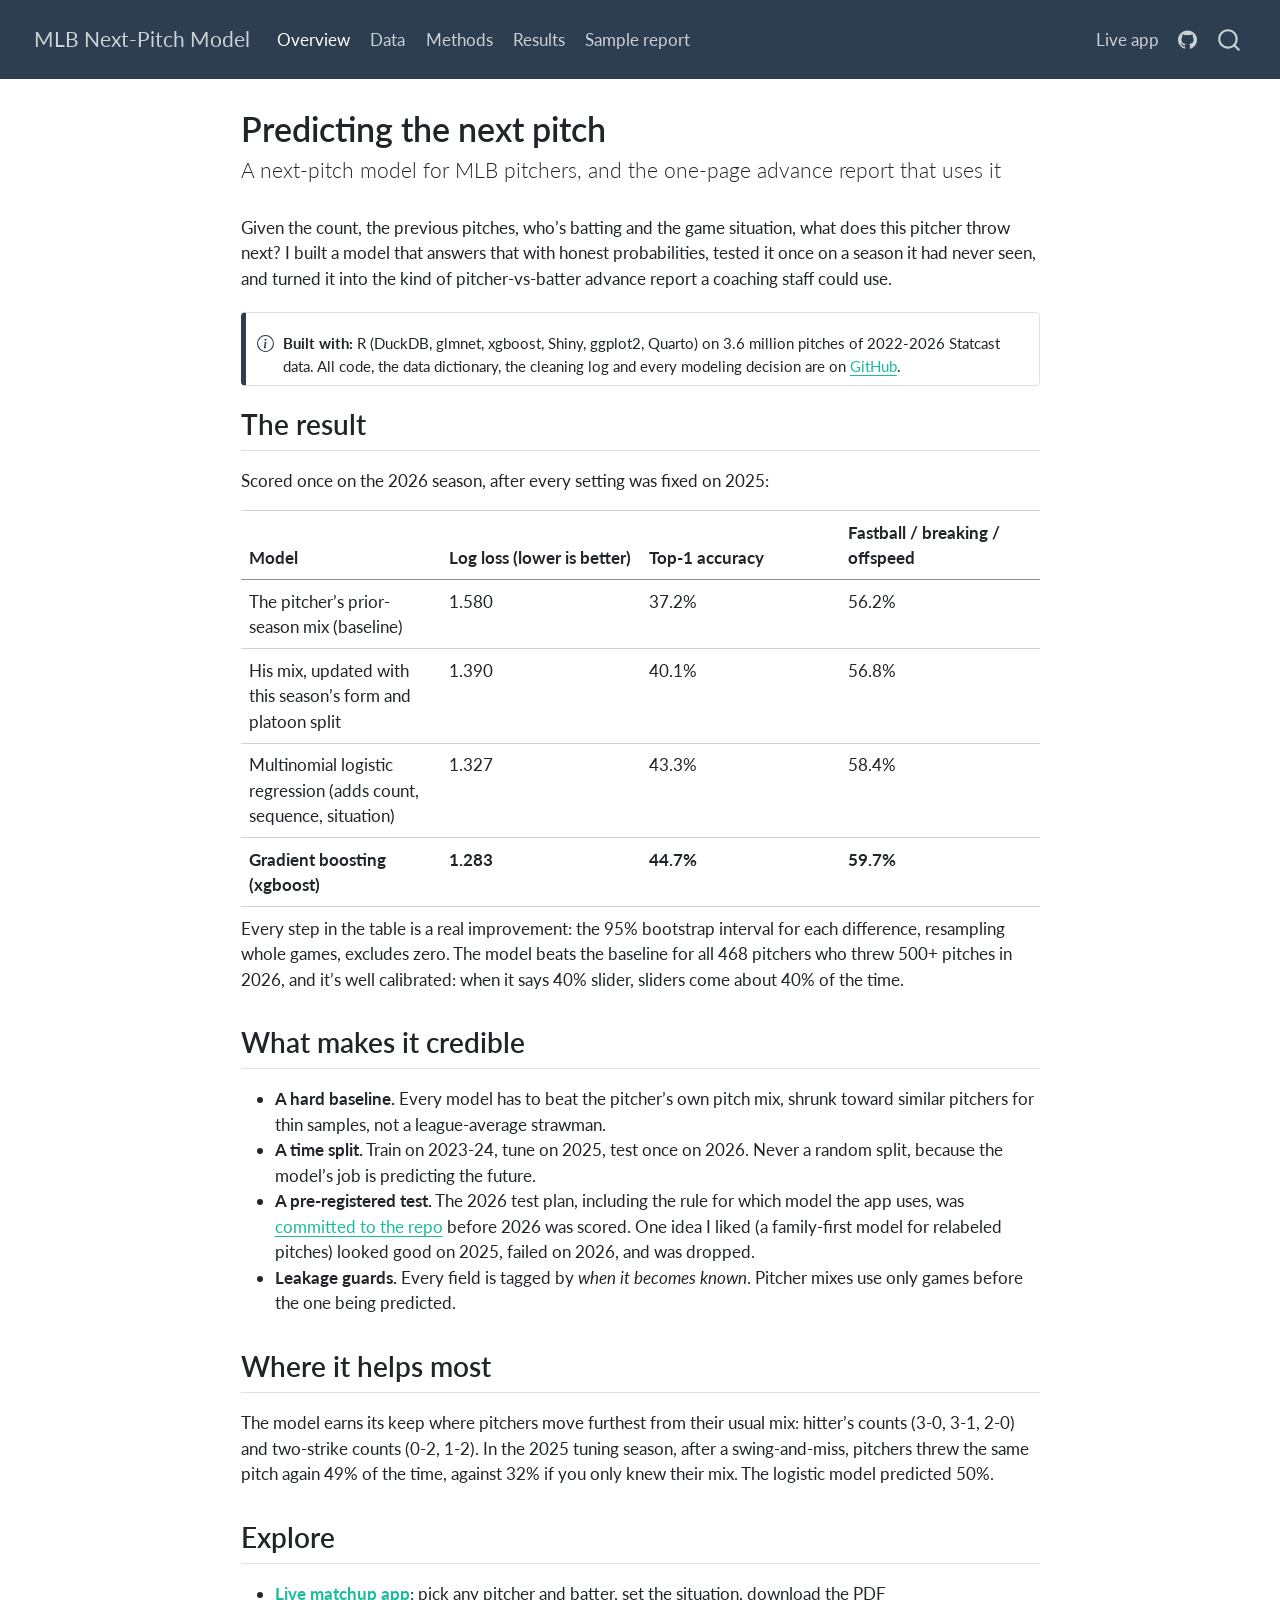
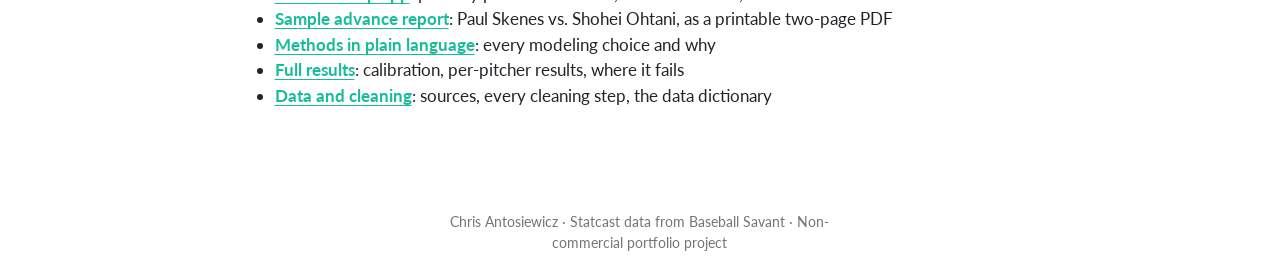
<file: index.html>
<!DOCTYPE html>
<html xmlns="http://www.w3.org/1999/xhtml" lang="en" xml:lang="en"><head>

<meta charset="utf-8">
<meta name="generator" content="quarto-1.8.25">

<meta name="viewport" content="width=device-width, initial-scale=1.0, user-scalable=yes">


<title>Predicting the next pitch – MLB Next-Pitch Model</title>
<style>
code{white-space: pre-wrap;}
span.smallcaps{font-variant: small-caps;}
div.columns{display: flex; gap: min(4vw, 1.5em);}
div.column{flex: auto; overflow-x: auto;}
div.hanging-indent{margin-left: 1.5em; text-indent: -1.5em;}
ul.task-list{list-style: none;}
ul.task-list li input[type="checkbox"] {
  width: 0.8em;
  margin: 0 0.8em 0.2em -1em; /* quarto-specific, see https://github.com/quarto-dev/quarto-cli/issues/4556 */ 
  vertical-align: middle;
}
</style>


<script src="site_libs/quarto-nav/quarto-nav.js"></script>
<script src="site_libs/quarto-nav/headroom.min.js"></script>
<script src="site_libs/clipboard/clipboard.min.js"></script>
<script src="site_libs/quarto-search/autocomplete.umd.js"></script>
<script src="site_libs/quarto-search/fuse.min.js"></script>
<script src="site_libs/quarto-search/quarto-search.js"></script>
<meta name="quarto:offset" content="./">
<script src="site_libs/quarto-html/quarto.js" type="module"></script>
<script src="site_libs/quarto-html/tabsets/tabsets.js" type="module"></script>
<script src="site_libs/quarto-html/axe/axe-check.js" type="module"></script>
<script src="site_libs/quarto-html/popper.min.js"></script>
<script src="site_libs/quarto-html/tippy.umd.min.js"></script>
<script src="site_libs/quarto-html/anchor.min.js"></script>
<link href="site_libs/quarto-html/tippy.css" rel="stylesheet">
<link href="site_libs/quarto-html/quarto-syntax-highlighting-7b89279ff1a6dce999919e0e67d4d9ec.css" rel="stylesheet" id="quarto-text-highlighting-styles">
<script src="site_libs/bootstrap/bootstrap.min.js"></script>
<link href="site_libs/bootstrap/bootstrap-icons.css" rel="stylesheet">
<link href="site_libs/bootstrap/bootstrap-ffa9a6279353761231ec249df0a7fdd3.min.css" rel="stylesheet" append-hash="true" id="quarto-bootstrap" data-mode="light">
<script id="quarto-search-options" type="application/json">{
  "location": "navbar",
  "copy-button": false,
  "collapse-after": 3,
  "panel-placement": "end",
  "type": "overlay",
  "limit": 50,
  "keyboard-shortcut": [
    "f",
    "/",
    "s"
  ],
  "show-item-context": false,
  "language": {
    "search-no-results-text": "No results",
    "search-matching-documents-text": "matching documents",
    "search-copy-link-title": "Copy link to search",
    "search-hide-matches-text": "Hide additional matches",
    "search-more-match-text": "more match in this document",
    "search-more-matches-text": "more matches in this document",
    "search-clear-button-title": "Clear",
    "search-text-placeholder": "",
    "search-detached-cancel-button-title": "Cancel",
    "search-submit-button-title": "Submit",
    "search-label": "Search"
  }
}</script>
<style>html{ scroll-behavior: smooth; }</style>


</head>

<body class="nav-fixed fullcontent quarto-light">

<div id="quarto-search-results"></div>
  <header id="quarto-header" class="headroom fixed-top">
    <nav class="navbar navbar-expand-lg " data-bs-theme="dark">
      <div class="navbar-container container-fluid">
      <div class="navbar-brand-container mx-auto">
    <a href="./index.html" class="navbar-brand navbar-brand-logo">
    </a>
    <a class="navbar-brand" href="./index.html">
    <span class="navbar-title">MLB Next-Pitch Model</span>
    </a>
  </div>
            <div id="quarto-search" class="" title="Search"></div>
          <button class="navbar-toggler" type="button" data-bs-toggle="collapse" data-bs-target="#navbarCollapse" aria-controls="navbarCollapse" role="menu" aria-expanded="false" aria-label="Toggle navigation" onclick="if (window.quartoToggleHeadroom) { window.quartoToggleHeadroom(); }">
  <span class="navbar-toggler-icon"></span>
</button>
          <div class="collapse navbar-collapse" id="navbarCollapse">
            <ul class="navbar-nav navbar-nav-scroll me-auto">
  <li class="nav-item">
    <a class="nav-link active" href="./index.html" aria-current="page"> 
<span class="menu-text">Overview</span></a>
  </li>  
  <li class="nav-item">
    <a class="nav-link" href="./data.html"> 
<span class="menu-text">Data</span></a>
  </li>  
  <li class="nav-item">
    <a class="nav-link" href="./methods.html"> 
<span class="menu-text">Methods</span></a>
  </li>  
  <li class="nav-item">
    <a class="nav-link" href="./results.html"> 
<span class="menu-text">Results</span></a>
  </li>  
  <li class="nav-item">
    <a class="nav-link" href="./report.html"> 
<span class="menu-text">Sample report</span></a>
  </li>  
</ul>
            <ul class="navbar-nav navbar-nav-scroll ms-auto">
  <li class="nav-item">
    <a class="nav-link" href="https://chrisantosiewicz.shinyapps.io/mlb-matchup-report/"> 
<span class="menu-text">Live app</span></a>
  </li>  
  <li class="nav-item compact">
    <a class="nav-link" href="https://github.com/chrisantosiewicz/mlb-pitch-prediction"> <i class="bi bi-github" role="img" aria-label="GitHub">
</i> 
<span class="menu-text"></span></a>
  </li>  
</ul>
          </div> <!-- /navcollapse -->
            <div class="quarto-navbar-tools">
</div>
      </div> <!-- /container-fluid -->
    </nav>
</header>
<!-- content -->
<div id="quarto-content" class="quarto-container page-columns page-rows-contents page-layout-article page-navbar">
<!-- sidebar -->
<!-- margin-sidebar -->
    
<!-- main -->
<main class="content" id="quarto-document-content">

<header id="title-block-header" class="quarto-title-block default">
<div class="quarto-title">
<h1 class="title">Predicting the next pitch</h1>
<p class="subtitle lead">A next-pitch model for MLB pitchers, and the one-page advance report that uses it</p>
</div>



<div class="quarto-title-meta">

    
  
    
  </div>
  


</header>


<p>Given the count, the previous pitches, who’s batting and the game situation, what does this pitcher throw next? I built a model that answers that with honest probabilities, tested it once on a season it had never seen, and turned it into the kind of pitcher-vs-batter advance report a coaching staff could use.</p>
<div class="callout callout-style-simple callout-note">
<div class="callout-body d-flex">
<div class="callout-icon-container">
<i class="callout-icon"></i>
</div>
<div class="callout-body-container">
<p><strong>Built with:</strong> R (DuckDB, glmnet, xgboost, Shiny, ggplot2, Quarto) on 3.6 million pitches of 2022-2026 Statcast data. All code, the data dictionary, the cleaning log and every modeling decision are on <a href="https://github.com/chrisantosiewicz/mlb-pitch-prediction">GitHub</a>.</p>
</div>
</div>
</div>
<section id="the-result" class="level2">
<h2 class="anchored" data-anchor-id="the-result">The result</h2>
<p>Scored once on the 2026 season, after every setting was fixed on 2025:</p>
<table class="caption-top table">
<colgroup>
<col style="width: 25%">
<col style="width: 25%">
<col style="width: 25%">
<col style="width: 25%">
</colgroup>
<thead>
<tr class="header">
<th>Model</th>
<th>Log loss (lower is better)</th>
<th>Top-1 accuracy</th>
<th>Fastball / breaking / offspeed</th>
</tr>
</thead>
<tbody>
<tr class="odd">
<td>The pitcher’s prior-season mix (baseline)</td>
<td>1.580</td>
<td>37.2%</td>
<td>56.2%</td>
</tr>
<tr class="even">
<td>His mix, updated with this season’s form and platoon split</td>
<td>1.390</td>
<td>40.1%</td>
<td>56.8%</td>
</tr>
<tr class="odd">
<td>Multinomial logistic regression (adds count, sequence, situation)</td>
<td>1.327</td>
<td>43.3%</td>
<td>58.4%</td>
</tr>
<tr class="even">
<td><strong>Gradient boosting (xgboost)</strong></td>
<td><strong>1.283</strong></td>
<td><strong>44.7%</strong></td>
<td><strong>59.7%</strong></td>
</tr>
</tbody>
</table>
<p>Every step in the table is a real improvement: the 95% bootstrap interval for each difference, resampling whole games, excludes zero. The model beats the baseline for all 468 pitchers who threw 500+ pitches in 2026, and it’s well calibrated: when it says 40% slider, sliders come about 40% of the time.</p>
</section>
<section id="what-makes-it-credible" class="level2">
<h2 class="anchored" data-anchor-id="what-makes-it-credible">What makes it credible</h2>
<ul>
<li><strong>A hard baseline.</strong> Every model has to beat the pitcher’s own pitch mix, shrunk toward similar pitchers for thin samples, not a league-average strawman.</li>
<li><strong>A time split.</strong> Train on 2023-24, tune on 2025, test once on 2026. Never a random split, because the model’s job is predicting the future.</li>
<li><strong>A pre-registered test.</strong> The 2026 test plan, including the rule for which model the app uses, was <a href="https://github.com/chrisantosiewicz/mlb-pitch-prediction/blob/main/docs/preregistration.md">committed to the repo</a> before 2026 was scored. One idea I liked (a family-first model for relabeled pitches) looked good on 2025, failed on 2026, and was dropped.</li>
<li><strong>Leakage guards.</strong> Every field is tagged by <em>when it becomes known</em>. Pitcher mixes use only games before the one being predicted.</li>
</ul>
</section>
<section id="where-it-helps-most" class="level2">
<h2 class="anchored" data-anchor-id="where-it-helps-most">Where it helps most</h2>
<p>The model earns its keep where pitchers move furthest from their usual mix: hitter’s counts (3-0, 3-1, 2-0) and two-strike counts (0-2, 1-2). In the 2025 tuning season, after a swing-and-miss, pitchers threw the same pitch again 49% of the time, against 32% if you only knew their mix. The logistic model predicted 50%.</p>
</section>
<section id="explore" class="level2">
<h2 class="anchored" data-anchor-id="explore">Explore</h2>
<ul>
<li><a href="https://chrisantosiewicz.shinyapps.io/mlb-matchup-report/"><strong>Live matchup app</strong></a>: pick any pitcher and batter, set the situation, download the PDF</li>
<li><a href="./report.html"><strong>Sample advance report</strong></a>: Paul Skenes vs.&nbsp;Shohei Ohtani, as a printable two-page PDF</li>
<li><a href="./methods.html"><strong>Methods in plain language</strong></a>: every modeling choice and why</li>
<li><a href="./results.html"><strong>Full results</strong></a>: calibration, per-pitcher results, where it fails</li>
<li><a href="./data.html"><strong>Data and cleaning</strong></a>: sources, every cleaning step, the data dictionary</li>
</ul>


</section>

</main> <!-- /main -->
<script id="quarto-html-after-body" type="application/javascript">
  window.document.addEventListener("DOMContentLoaded", function (event) {
    const icon = "";
    const anchorJS = new window.AnchorJS();
    anchorJS.options = {
      placement: 'right',
      icon: icon
    };
    anchorJS.add('.anchored');
    const isCodeAnnotation = (el) => {
      for (const clz of el.classList) {
        if (clz.startsWith('code-annotation-')) {                     
          return true;
        }
      }
      return false;
    }
    const onCopySuccess = function(e) {
      // button target
      const button = e.trigger;
      // don't keep focus
      button.blur();
      // flash "checked"
      button.classList.add('code-copy-button-checked');
      var currentTitle = button.getAttribute("title");
      button.setAttribute("title", "Copied!");
      let tooltip;
      if (window.bootstrap) {
        button.setAttribute("data-bs-toggle", "tooltip");
        button.setAttribute("data-bs-placement", "left");
        button.setAttribute("data-bs-title", "Copied!");
        tooltip = new bootstrap.Tooltip(button, 
          { trigger: "manual", 
            customClass: "code-copy-button-tooltip",
            offset: [0, -8]});
        tooltip.show();    
      }
      setTimeout(function() {
        if (tooltip) {
          tooltip.hide();
          button.removeAttribute("data-bs-title");
          button.removeAttribute("data-bs-toggle");
          button.removeAttribute("data-bs-placement");
        }
        button.setAttribute("title", currentTitle);
        button.classList.remove('code-copy-button-checked');
      }, 1000);
      // clear code selection
      e.clearSelection();
    }
    const getTextToCopy = function(trigger) {
      const outerScaffold = trigger.parentElement.cloneNode(true);
      const codeEl = outerScaffold.querySelector('code');
      for (const childEl of codeEl.children) {
        if (isCodeAnnotation(childEl)) {
          childEl.remove();
        }
      }
      return codeEl.innerText;
    }
    const clipboard = new window.ClipboardJS('.code-copy-button:not([data-in-quarto-modal])', {
      text: getTextToCopy
    });
    clipboard.on('success', onCopySuccess);
    if (window.document.getElementById('quarto-embedded-source-code-modal')) {
      const clipboardModal = new window.ClipboardJS('.code-copy-button[data-in-quarto-modal]', {
        text: getTextToCopy,
        container: window.document.getElementById('quarto-embedded-source-code-modal')
      });
      clipboardModal.on('success', onCopySuccess);
    }
      var localhostRegex = new RegExp(/^(?:http|https):\/\/localhost\:?[0-9]*\//);
      var mailtoRegex = new RegExp(/^mailto:/);
        var filterRegex = new RegExp("https:\/\/chrisantosiewicz\.github\.io\/mlb-pitch-prediction\/");
      var isInternal = (href) => {
          return filterRegex.test(href) || localhostRegex.test(href) || mailtoRegex.test(href);
      }
      // Inspect non-navigation links and adorn them if external
     var links = window.document.querySelectorAll('a[href]:not(.nav-link):not(.navbar-brand):not(.toc-action):not(.sidebar-link):not(.sidebar-item-toggle):not(.pagination-link):not(.no-external):not([aria-hidden]):not(.dropdown-item):not(.quarto-navigation-tool):not(.about-link)');
      for (var i=0; i<links.length; i++) {
        const link = links[i];
        if (!isInternal(link.href)) {
          // undo the damage that might have been done by quarto-nav.js in the case of
          // links that we want to consider external
          if (link.dataset.originalHref !== undefined) {
            link.href = link.dataset.originalHref;
          }
        }
      }
    function tippyHover(el, contentFn, onTriggerFn, onUntriggerFn) {
      const config = {
        allowHTML: true,
        maxWidth: 500,
        delay: 100,
        arrow: false,
        appendTo: function(el) {
            return el.parentElement;
        },
        interactive: true,
        interactiveBorder: 10,
        theme: 'quarto',
        placement: 'bottom-start',
      };
      if (contentFn) {
        config.content = contentFn;
      }
      if (onTriggerFn) {
        config.onTrigger = onTriggerFn;
      }
      if (onUntriggerFn) {
        config.onUntrigger = onUntriggerFn;
      }
      window.tippy(el, config); 
    }
    const noterefs = window.document.querySelectorAll('a[role="doc-noteref"]');
    for (var i=0; i<noterefs.length; i++) {
      const ref = noterefs[i];
      tippyHover(ref, function() {
        // use id or data attribute instead here
        let href = ref.getAttribute('data-footnote-href') || ref.getAttribute('href');
        try { href = new URL(href).hash; } catch {}
        const id = href.replace(/^#\/?/, "");
        const note = window.document.getElementById(id);
        if (note) {
          return note.innerHTML;
        } else {
          return "";
        }
      });
    }
    const xrefs = window.document.querySelectorAll('a.quarto-xref');
    const processXRef = (id, note) => {
      // Strip column container classes
      const stripColumnClz = (el) => {
        el.classList.remove("page-full", "page-columns");
        if (el.children) {
          for (const child of el.children) {
            stripColumnClz(child);
          }
        }
      }
      stripColumnClz(note)
      if (id === null || id.startsWith('sec-')) {
        // Special case sections, only their first couple elements
        const container = document.createElement("div");
        if (note.children && note.children.length > 2) {
          container.appendChild(note.children[0].cloneNode(true));
          for (let i = 1; i < note.children.length; i++) {
            const child = note.children[i];
            if (child.tagName === "P" && child.innerText === "") {
              continue;
            } else {
              container.appendChild(child.cloneNode(true));
              break;
            }
          }
          if (window.Quarto?.typesetMath) {
            window.Quarto.typesetMath(container);
          }
          return container.innerHTML
        } else {
          if (window.Quarto?.typesetMath) {
            window.Quarto.typesetMath(note);
          }
          return note.innerHTML;
        }
      } else {
        // Remove any anchor links if they are present
        const anchorLink = note.querySelector('a.anchorjs-link');
        if (anchorLink) {
          anchorLink.remove();
        }
        if (window.Quarto?.typesetMath) {
          window.Quarto.typesetMath(note);
        }
        if (note.classList.contains("callout")) {
          return note.outerHTML;
        } else {
          return note.innerHTML;
        }
      }
    }
    for (var i=0; i<xrefs.length; i++) {
      const xref = xrefs[i];
      tippyHover(xref, undefined, function(instance) {
        instance.disable();
        let url = xref.getAttribute('href');
        let hash = undefined; 
        if (url.startsWith('#')) {
          hash = url;
        } else {
          try { hash = new URL(url).hash; } catch {}
        }
        if (hash) {
          const id = hash.replace(/^#\/?/, "");
          const note = window.document.getElementById(id);
          if (note !== null) {
            try {
              const html = processXRef(id, note.cloneNode(true));
              instance.setContent(html);
            } finally {
              instance.enable();
              instance.show();
            }
          } else {
            // See if we can fetch this
            fetch(url.split('#')[0])
            .then(res => res.text())
            .then(html => {
              const parser = new DOMParser();
              const htmlDoc = parser.parseFromString(html, "text/html");
              const note = htmlDoc.getElementById(id);
              if (note !== null) {
                const html = processXRef(id, note);
                instance.setContent(html);
              } 
            }).finally(() => {
              instance.enable();
              instance.show();
            });
          }
        } else {
          // See if we can fetch a full url (with no hash to target)
          // This is a special case and we should probably do some content thinning / targeting
          fetch(url)
          .then(res => res.text())
          .then(html => {
            const parser = new DOMParser();
            const htmlDoc = parser.parseFromString(html, "text/html");
            const note = htmlDoc.querySelector('main.content');
            if (note !== null) {
              // This should only happen for chapter cross references
              // (since there is no id in the URL)
              // remove the first header
              if (note.children.length > 0 && note.children[0].tagName === "HEADER") {
                note.children[0].remove();
              }
              const html = processXRef(null, note);
              instance.setContent(html);
            } 
          }).finally(() => {
            instance.enable();
            instance.show();
          });
        }
      }, function(instance) {
      });
    }
        let selectedAnnoteEl;
        const selectorForAnnotation = ( cell, annotation) => {
          let cellAttr = 'data-code-cell="' + cell + '"';
          let lineAttr = 'data-code-annotation="' +  annotation + '"';
          const selector = 'span[' + cellAttr + '][' + lineAttr + ']';
          return selector;
        }
        const selectCodeLines = (annoteEl) => {
          const doc = window.document;
          const targetCell = annoteEl.getAttribute("data-target-cell");
          const targetAnnotation = annoteEl.getAttribute("data-target-annotation");
          const annoteSpan = window.document.querySelector(selectorForAnnotation(targetCell, targetAnnotation));
          const lines = annoteSpan.getAttribute("data-code-lines").split(",");
          const lineIds = lines.map((line) => {
            return targetCell + "-" + line;
          })
          let top = null;
          let height = null;
          let parent = null;
          if (lineIds.length > 0) {
              //compute the position of the single el (top and bottom and make a div)
              const el = window.document.getElementById(lineIds[0]);
              top = el.offsetTop;
              height = el.offsetHeight;
              parent = el.parentElement.parentElement;
            if (lineIds.length > 1) {
              const lastEl = window.document.getElementById(lineIds[lineIds.length - 1]);
              const bottom = lastEl.offsetTop + lastEl.offsetHeight;
              height = bottom - top;
            }
            if (top !== null && height !== null && parent !== null) {
              // cook up a div (if necessary) and position it 
              let div = window.document.getElementById("code-annotation-line-highlight");
              if (div === null) {
                div = window.document.createElement("div");
                div.setAttribute("id", "code-annotation-line-highlight");
                div.style.position = 'absolute';
                parent.appendChild(div);
              }
              div.style.top = top - 2 + "px";
              div.style.height = height + 4 + "px";
              div.style.left = 0;
              let gutterDiv = window.document.getElementById("code-annotation-line-highlight-gutter");
              if (gutterDiv === null) {
                gutterDiv = window.document.createElement("div");
                gutterDiv.setAttribute("id", "code-annotation-line-highlight-gutter");
                gutterDiv.style.position = 'absolute';
                const codeCell = window.document.getElementById(targetCell);
                const gutter = codeCell.querySelector('.code-annotation-gutter');
                gutter.appendChild(gutterDiv);
              }
              gutterDiv.style.top = top - 2 + "px";
              gutterDiv.style.height = height + 4 + "px";
            }
            selectedAnnoteEl = annoteEl;
          }
        };
        const unselectCodeLines = () => {
          const elementsIds = ["code-annotation-line-highlight", "code-annotation-line-highlight-gutter"];
          elementsIds.forEach((elId) => {
            const div = window.document.getElementById(elId);
            if (div) {
              div.remove();
            }
          });
          selectedAnnoteEl = undefined;
        };
          // Handle positioning of the toggle
      window.addEventListener(
        "resize",
        throttle(() => {
          elRect = undefined;
          if (selectedAnnoteEl) {
            selectCodeLines(selectedAnnoteEl);
          }
        }, 10)
      );
      function throttle(fn, ms) {
      let throttle = false;
      let timer;
        return (...args) => {
          if(!throttle) { // first call gets through
              fn.apply(this, args);
              throttle = true;
          } else { // all the others get throttled
              if(timer) clearTimeout(timer); // cancel #2
              timer = setTimeout(() => {
                fn.apply(this, args);
                timer = throttle = false;
              }, ms);
          }
        };
      }
        // Attach click handler to the DT
        const annoteDls = window.document.querySelectorAll('dt[data-target-cell]');
        for (const annoteDlNode of annoteDls) {
          annoteDlNode.addEventListener('click', (event) => {
            const clickedEl = event.target;
            if (clickedEl !== selectedAnnoteEl) {
              unselectCodeLines();
              const activeEl = window.document.querySelector('dt[data-target-cell].code-annotation-active');
              if (activeEl) {
                activeEl.classList.remove('code-annotation-active');
              }
              selectCodeLines(clickedEl);
              clickedEl.classList.add('code-annotation-active');
            } else {
              // Unselect the line
              unselectCodeLines();
              clickedEl.classList.remove('code-annotation-active');
            }
          });
        }
    const findCites = (el) => {
      const parentEl = el.parentElement;
      if (parentEl) {
        const cites = parentEl.dataset.cites;
        if (cites) {
          return {
            el,
            cites: cites.split(' ')
          };
        } else {
          return findCites(el.parentElement)
        }
      } else {
        return undefined;
      }
    };
    var bibliorefs = window.document.querySelectorAll('a[role="doc-biblioref"]');
    for (var i=0; i<bibliorefs.length; i++) {
      const ref = bibliorefs[i];
      const citeInfo = findCites(ref);
      if (citeInfo) {
        tippyHover(citeInfo.el, function() {
          var popup = window.document.createElement('div');
          citeInfo.cites.forEach(function(cite) {
            var citeDiv = window.document.createElement('div');
            citeDiv.classList.add('hanging-indent');
            citeDiv.classList.add('csl-entry');
            var biblioDiv = window.document.getElementById('ref-' + cite);
            if (biblioDiv) {
              citeDiv.innerHTML = biblioDiv.innerHTML;
            }
            popup.appendChild(citeDiv);
          });
          return popup.innerHTML;
        });
      }
    }
  });
  </script>
</div> <!-- /content -->
<footer class="footer">
  <div class="nav-footer">
    <div class="nav-footer-left">
      &nbsp;
    </div>   
    <div class="nav-footer-center">
<p>Chris Antosiewicz · Statcast data from Baseball Savant · Non-commercial portfolio project</p>
</div>
    <div class="nav-footer-right">
      &nbsp;
    </div>
  </div>
</footer>




<script src="site_libs/quarto-html/zenscroll-min.js"></script>
</body></html>
</file>
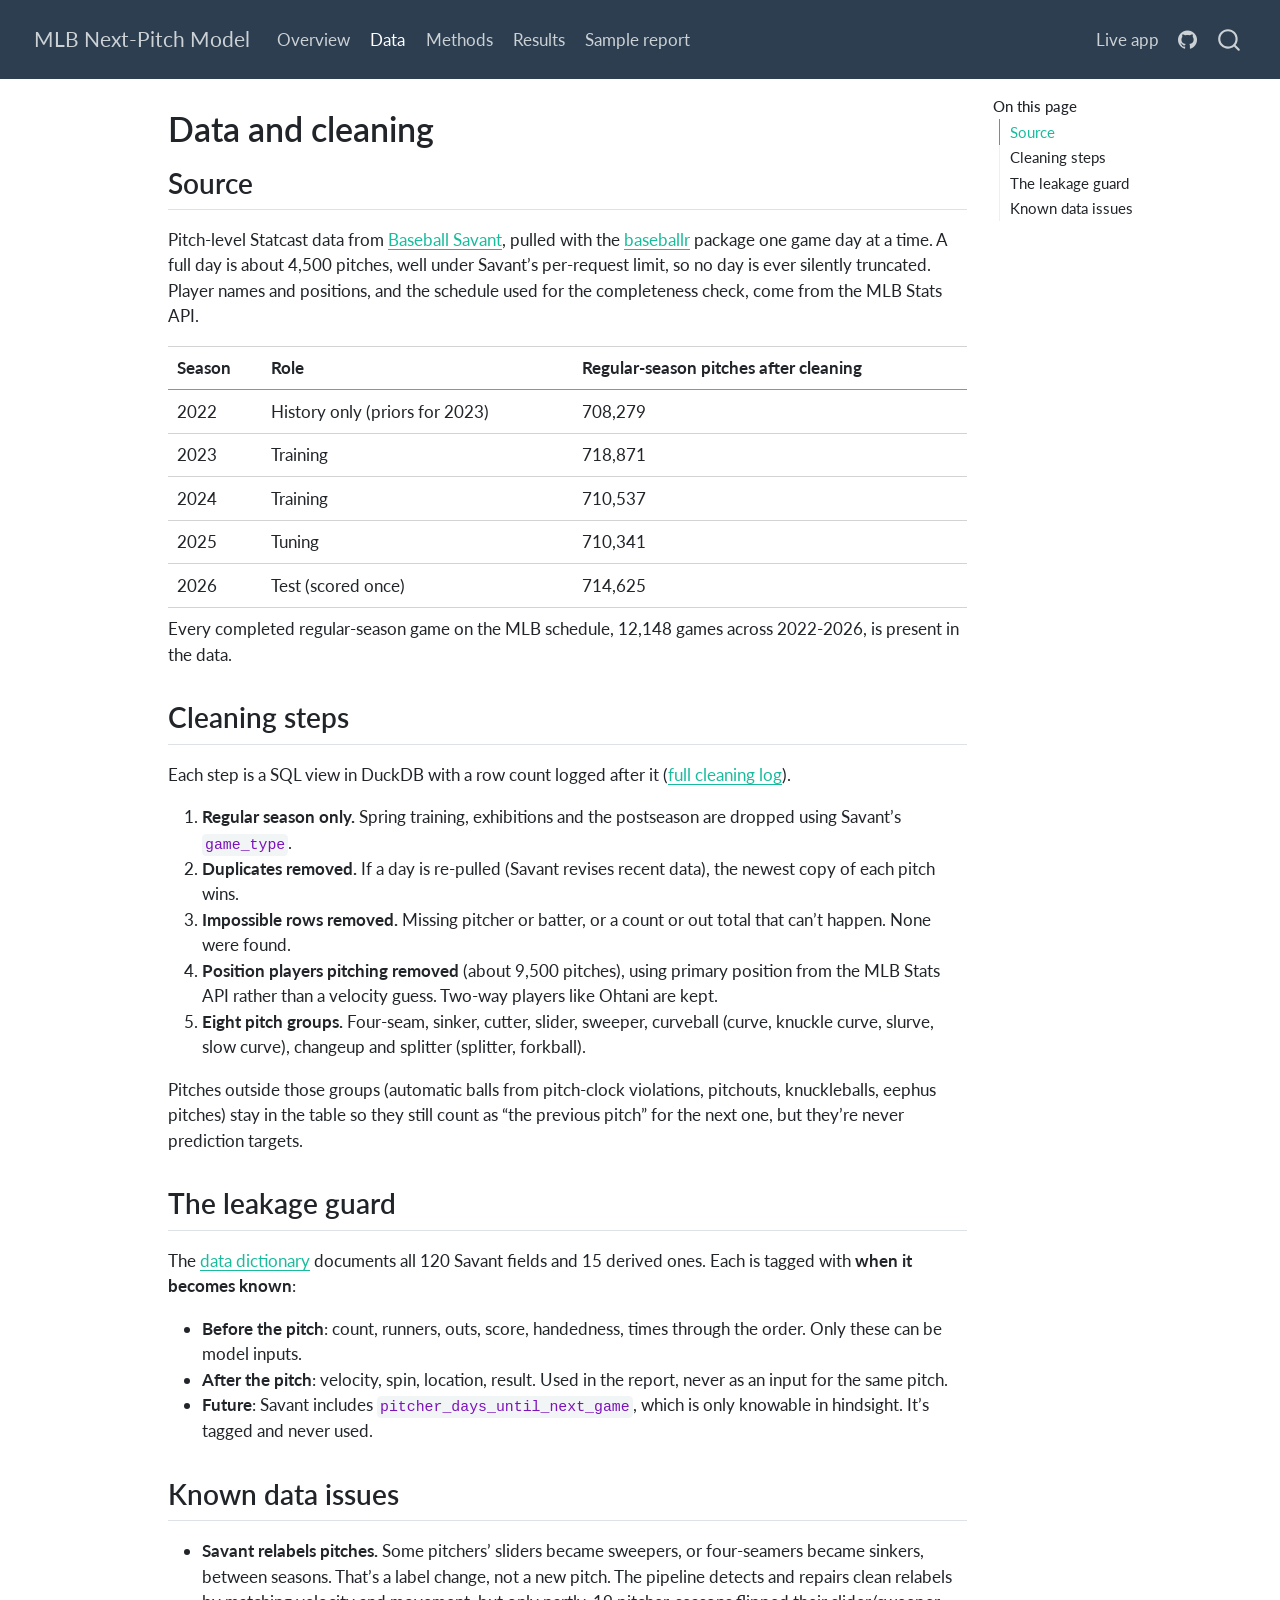
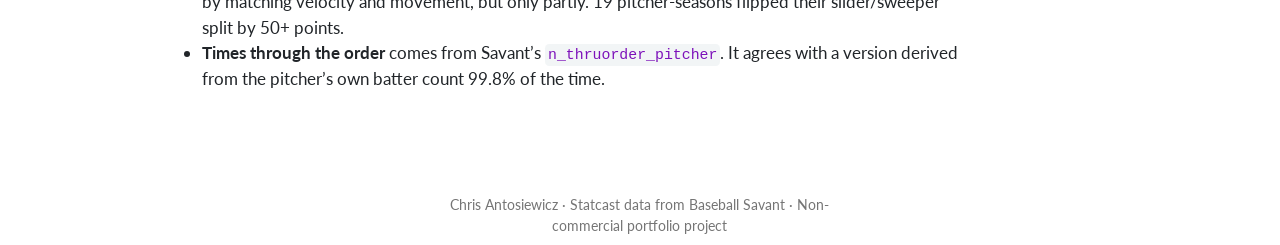
<file: data.html>
<!DOCTYPE html>
<html xmlns="http://www.w3.org/1999/xhtml" lang="en" xml:lang="en"><head>

<meta charset="utf-8">
<meta name="generator" content="quarto-1.8.25">

<meta name="viewport" content="width=device-width, initial-scale=1.0, user-scalable=yes">


<title>Data and cleaning – MLB Next-Pitch Model</title>
<style>
code{white-space: pre-wrap;}
span.smallcaps{font-variant: small-caps;}
div.columns{display: flex; gap: min(4vw, 1.5em);}
div.column{flex: auto; overflow-x: auto;}
div.hanging-indent{margin-left: 1.5em; text-indent: -1.5em;}
ul.task-list{list-style: none;}
ul.task-list li input[type="checkbox"] {
  width: 0.8em;
  margin: 0 0.8em 0.2em -1em; /* quarto-specific, see https://github.com/quarto-dev/quarto-cli/issues/4556 */ 
  vertical-align: middle;
}
</style>


<script src="site_libs/quarto-nav/quarto-nav.js"></script>
<script src="site_libs/quarto-nav/headroom.min.js"></script>
<script src="site_libs/clipboard/clipboard.min.js"></script>
<script src="site_libs/quarto-search/autocomplete.umd.js"></script>
<script src="site_libs/quarto-search/fuse.min.js"></script>
<script src="site_libs/quarto-search/quarto-search.js"></script>
<meta name="quarto:offset" content="./">
<script src="site_libs/quarto-html/quarto.js" type="module"></script>
<script src="site_libs/quarto-html/tabsets/tabsets.js" type="module"></script>
<script src="site_libs/quarto-html/axe/axe-check.js" type="module"></script>
<script src="site_libs/quarto-html/popper.min.js"></script>
<script src="site_libs/quarto-html/tippy.umd.min.js"></script>
<script src="site_libs/quarto-html/anchor.min.js"></script>
<link href="site_libs/quarto-html/tippy.css" rel="stylesheet">
<link href="site_libs/quarto-html/quarto-syntax-highlighting-7b89279ff1a6dce999919e0e67d4d9ec.css" rel="stylesheet" id="quarto-text-highlighting-styles">
<script src="site_libs/bootstrap/bootstrap.min.js"></script>
<link href="site_libs/bootstrap/bootstrap-icons.css" rel="stylesheet">
<link href="site_libs/bootstrap/bootstrap-ffa9a6279353761231ec249df0a7fdd3.min.css" rel="stylesheet" append-hash="true" id="quarto-bootstrap" data-mode="light">
<script id="quarto-search-options" type="application/json">{
  "location": "navbar",
  "copy-button": false,
  "collapse-after": 3,
  "panel-placement": "end",
  "type": "overlay",
  "limit": 50,
  "keyboard-shortcut": [
    "f",
    "/",
    "s"
  ],
  "show-item-context": false,
  "language": {
    "search-no-results-text": "No results",
    "search-matching-documents-text": "matching documents",
    "search-copy-link-title": "Copy link to search",
    "search-hide-matches-text": "Hide additional matches",
    "search-more-match-text": "more match in this document",
    "search-more-matches-text": "more matches in this document",
    "search-clear-button-title": "Clear",
    "search-text-placeholder": "",
    "search-detached-cancel-button-title": "Cancel",
    "search-submit-button-title": "Submit",
    "search-label": "Search"
  }
}</script>
<style>html{ scroll-behavior: smooth; }</style>


</head>

<body class="nav-fixed quarto-light">

<div id="quarto-search-results"></div>
  <header id="quarto-header" class="headroom fixed-top">
    <nav class="navbar navbar-expand-lg " data-bs-theme="dark">
      <div class="navbar-container container-fluid">
      <div class="navbar-brand-container mx-auto">
    <a href="./index.html" class="navbar-brand navbar-brand-logo">
    </a>
    <a class="navbar-brand" href="./index.html">
    <span class="navbar-title">MLB Next-Pitch Model</span>
    </a>
  </div>
            <div id="quarto-search" class="" title="Search"></div>
          <button class="navbar-toggler" type="button" data-bs-toggle="collapse" data-bs-target="#navbarCollapse" aria-controls="navbarCollapse" role="menu" aria-expanded="false" aria-label="Toggle navigation" onclick="if (window.quartoToggleHeadroom) { window.quartoToggleHeadroom(); }">
  <span class="navbar-toggler-icon"></span>
</button>
          <div class="collapse navbar-collapse" id="navbarCollapse">
            <ul class="navbar-nav navbar-nav-scroll me-auto">
  <li class="nav-item">
    <a class="nav-link" href="./index.html"> 
<span class="menu-text">Overview</span></a>
  </li>  
  <li class="nav-item">
    <a class="nav-link active" href="./data.html" aria-current="page"> 
<span class="menu-text">Data</span></a>
  </li>  
  <li class="nav-item">
    <a class="nav-link" href="./methods.html"> 
<span class="menu-text">Methods</span></a>
  </li>  
  <li class="nav-item">
    <a class="nav-link" href="./results.html"> 
<span class="menu-text">Results</span></a>
  </li>  
  <li class="nav-item">
    <a class="nav-link" href="./report.html"> 
<span class="menu-text">Sample report</span></a>
  </li>  
</ul>
            <ul class="navbar-nav navbar-nav-scroll ms-auto">
  <li class="nav-item">
    <a class="nav-link" href="https://chrisantosiewicz.shinyapps.io/mlb-matchup-report/"> 
<span class="menu-text">Live app</span></a>
  </li>  
  <li class="nav-item compact">
    <a class="nav-link" href="https://github.com/chrisantosiewicz/mlb-pitch-prediction"> <i class="bi bi-github" role="img" aria-label="GitHub">
</i> 
<span class="menu-text"></span></a>
  </li>  
</ul>
          </div> <!-- /navcollapse -->
            <div class="quarto-navbar-tools">
</div>
      </div> <!-- /container-fluid -->
    </nav>
</header>
<!-- content -->
<div id="quarto-content" class="quarto-container page-columns page-rows-contents page-layout-article page-navbar">
<!-- sidebar -->
<!-- margin-sidebar -->
    <div id="quarto-margin-sidebar" class="sidebar margin-sidebar">
        <nav id="TOC" role="doc-toc" class="toc-active">
    <h2 id="toc-title">On this page</h2>
   
  <ul class="collapse">
  <li><a href="#source" id="toc-source" class="nav-link active" data-scroll-target="#source">Source</a></li>
  <li><a href="#cleaning-steps" id="toc-cleaning-steps" class="nav-link" data-scroll-target="#cleaning-steps">Cleaning steps</a></li>
  <li><a href="#the-leakage-guard" id="toc-the-leakage-guard" class="nav-link" data-scroll-target="#the-leakage-guard">The leakage guard</a></li>
  <li><a href="#known-data-issues" id="toc-known-data-issues" class="nav-link" data-scroll-target="#known-data-issues">Known data issues</a></li>
  </ul>
</nav>
    </div>
<!-- main -->
<main class="content" id="quarto-document-content">

<header id="title-block-header" class="quarto-title-block default">
<div class="quarto-title">
<h1 class="title">Data and cleaning</h1>
</div>



<div class="quarto-title-meta">

    
  
    
  </div>
  


</header>


<section id="source" class="level2">
<h2 class="anchored" data-anchor-id="source">Source</h2>
<p>Pitch-level Statcast data from <a href="https://baseballsavant.mlb.com">Baseball Savant</a>, pulled with the <a href="https://billpetti.github.io/baseballr/">baseballr</a> package one game day at a time. A full day is about 4,500 pitches, well under Savant’s per-request limit, so no day is ever silently truncated. Player names and positions, and the schedule used for the completeness check, come from the MLB Stats API.</p>
<table class="caption-top table">
<thead>
<tr class="header">
<th>Season</th>
<th>Role</th>
<th>Regular-season pitches after cleaning</th>
</tr>
</thead>
<tbody>
<tr class="odd">
<td>2022</td>
<td>History only (priors for 2023)</td>
<td>708,279</td>
</tr>
<tr class="even">
<td>2023</td>
<td>Training</td>
<td>718,871</td>
</tr>
<tr class="odd">
<td>2024</td>
<td>Training</td>
<td>710,537</td>
</tr>
<tr class="even">
<td>2025</td>
<td>Tuning</td>
<td>710,341</td>
</tr>
<tr class="odd">
<td>2026</td>
<td>Test (scored once)</td>
<td>714,625</td>
</tr>
</tbody>
</table>
<p>Every completed regular-season game on the MLB schedule, 12,148 games across 2022-2026, is present in the data.</p>
</section>
<section id="cleaning-steps" class="level2">
<h2 class="anchored" data-anchor-id="cleaning-steps">Cleaning steps</h2>
<p>Each step is a SQL view in DuckDB with a row count logged after it (<a href="https://github.com/chrisantosiewicz/mlb-pitch-prediction/blob/main/docs/cleaning_log.md">full cleaning log</a>).</p>
<ol type="1">
<li><strong>Regular season only.</strong> Spring training, exhibitions and the postseason are dropped using Savant’s <code>game_type</code>.</li>
<li><strong>Duplicates removed.</strong> If a day is re-pulled (Savant revises recent data), the newest copy of each pitch wins.</li>
<li><strong>Impossible rows removed.</strong> Missing pitcher or batter, or a count or out total that can’t happen. None were found.</li>
<li><strong>Position players pitching removed</strong> (about 9,500 pitches), using primary position from the MLB Stats API rather than a velocity guess. Two-way players like Ohtani are kept.</li>
<li><strong>Eight pitch groups.</strong> Four-seam, sinker, cutter, slider, sweeper, curveball (curve, knuckle curve, slurve, slow curve), changeup and splitter (splitter, forkball).</li>
</ol>
<p>Pitches outside those groups (automatic balls from pitch-clock violations, pitchouts, knuckleballs, eephus pitches) stay in the table so they still count as “the previous pitch” for the next one, but they’re never prediction targets.</p>
</section>
<section id="the-leakage-guard" class="level2">
<h2 class="anchored" data-anchor-id="the-leakage-guard">The leakage guard</h2>
<p>The <a href="https://github.com/chrisantosiewicz/mlb-pitch-prediction/blob/main/docs/data_dictionary.md">data dictionary</a> documents all 120 Savant fields and 15 derived ones. Each is tagged with <strong>when it becomes known</strong>:</p>
<ul>
<li><strong>Before the pitch</strong>: count, runners, outs, score, handedness, times through the order. Only these can be model inputs.</li>
<li><strong>After the pitch</strong>: velocity, spin, location, result. Used in the report, never as an input for the same pitch.</li>
<li><strong>Future</strong>: Savant includes <code>pitcher_days_until_next_game</code>, which is only knowable in hindsight. It’s tagged and never used.</li>
</ul>
</section>
<section id="known-data-issues" class="level2">
<h2 class="anchored" data-anchor-id="known-data-issues">Known data issues</h2>
<ul>
<li><strong>Savant relabels pitches.</strong> Some pitchers’ sliders became sweepers, or four-seamers became sinkers, between seasons. That’s a label change, not a new pitch. The pipeline detects and repairs clean relabels by matching velocity and movement, but only partly. 19 pitcher-seasons flipped their slider/sweeper split by 50+ points.</li>
<li><strong>Times through the order</strong> comes from Savant’s <code>n_thruorder_pitcher</code>. It agrees with a version derived from the pitcher’s own batter count 99.8% of the time.</li>
</ul>


</section>

</main> <!-- /main -->
<script id="quarto-html-after-body" type="application/javascript">
  window.document.addEventListener("DOMContentLoaded", function (event) {
    const icon = "";
    const anchorJS = new window.AnchorJS();
    anchorJS.options = {
      placement: 'right',
      icon: icon
    };
    anchorJS.add('.anchored');
    const isCodeAnnotation = (el) => {
      for (const clz of el.classList) {
        if (clz.startsWith('code-annotation-')) {                     
          return true;
        }
      }
      return false;
    }
    const onCopySuccess = function(e) {
      // button target
      const button = e.trigger;
      // don't keep focus
      button.blur();
      // flash "checked"
      button.classList.add('code-copy-button-checked');
      var currentTitle = button.getAttribute("title");
      button.setAttribute("title", "Copied!");
      let tooltip;
      if (window.bootstrap) {
        button.setAttribute("data-bs-toggle", "tooltip");
        button.setAttribute("data-bs-placement", "left");
        button.setAttribute("data-bs-title", "Copied!");
        tooltip = new bootstrap.Tooltip(button, 
          { trigger: "manual", 
            customClass: "code-copy-button-tooltip",
            offset: [0, -8]});
        tooltip.show();    
      }
      setTimeout(function() {
        if (tooltip) {
          tooltip.hide();
          button.removeAttribute("data-bs-title");
          button.removeAttribute("data-bs-toggle");
          button.removeAttribute("data-bs-placement");
        }
        button.setAttribute("title", currentTitle);
        button.classList.remove('code-copy-button-checked');
      }, 1000);
      // clear code selection
      e.clearSelection();
    }
    const getTextToCopy = function(trigger) {
      const outerScaffold = trigger.parentElement.cloneNode(true);
      const codeEl = outerScaffold.querySelector('code');
      for (const childEl of codeEl.children) {
        if (isCodeAnnotation(childEl)) {
          childEl.remove();
        }
      }
      return codeEl.innerText;
    }
    const clipboard = new window.ClipboardJS('.code-copy-button:not([data-in-quarto-modal])', {
      text: getTextToCopy
    });
    clipboard.on('success', onCopySuccess);
    if (window.document.getElementById('quarto-embedded-source-code-modal')) {
      const clipboardModal = new window.ClipboardJS('.code-copy-button[data-in-quarto-modal]', {
        text: getTextToCopy,
        container: window.document.getElementById('quarto-embedded-source-code-modal')
      });
      clipboardModal.on('success', onCopySuccess);
    }
      var localhostRegex = new RegExp(/^(?:http|https):\/\/localhost\:?[0-9]*\//);
      var mailtoRegex = new RegExp(/^mailto:/);
        var filterRegex = new RegExp("https:\/\/chrisantosiewicz\.github\.io\/mlb-pitch-prediction\/");
      var isInternal = (href) => {
          return filterRegex.test(href) || localhostRegex.test(href) || mailtoRegex.test(href);
      }
      // Inspect non-navigation links and adorn them if external
     var links = window.document.querySelectorAll('a[href]:not(.nav-link):not(.navbar-brand):not(.toc-action):not(.sidebar-link):not(.sidebar-item-toggle):not(.pagination-link):not(.no-external):not([aria-hidden]):not(.dropdown-item):not(.quarto-navigation-tool):not(.about-link)');
      for (var i=0; i<links.length; i++) {
        const link = links[i];
        if (!isInternal(link.href)) {
          // undo the damage that might have been done by quarto-nav.js in the case of
          // links that we want to consider external
          if (link.dataset.originalHref !== undefined) {
            link.href = link.dataset.originalHref;
          }
        }
      }
    function tippyHover(el, contentFn, onTriggerFn, onUntriggerFn) {
      const config = {
        allowHTML: true,
        maxWidth: 500,
        delay: 100,
        arrow: false,
        appendTo: function(el) {
            return el.parentElement;
        },
        interactive: true,
        interactiveBorder: 10,
        theme: 'quarto',
        placement: 'bottom-start',
      };
      if (contentFn) {
        config.content = contentFn;
      }
      if (onTriggerFn) {
        config.onTrigger = onTriggerFn;
      }
      if (onUntriggerFn) {
        config.onUntrigger = onUntriggerFn;
      }
      window.tippy(el, config); 
    }
    const noterefs = window.document.querySelectorAll('a[role="doc-noteref"]');
    for (var i=0; i<noterefs.length; i++) {
      const ref = noterefs[i];
      tippyHover(ref, function() {
        // use id or data attribute instead here
        let href = ref.getAttribute('data-footnote-href') || ref.getAttribute('href');
        try { href = new URL(href).hash; } catch {}
        const id = href.replace(/^#\/?/, "");
        const note = window.document.getElementById(id);
        if (note) {
          return note.innerHTML;
        } else {
          return "";
        }
      });
    }
    const xrefs = window.document.querySelectorAll('a.quarto-xref');
    const processXRef = (id, note) => {
      // Strip column container classes
      const stripColumnClz = (el) => {
        el.classList.remove("page-full", "page-columns");
        if (el.children) {
          for (const child of el.children) {
            stripColumnClz(child);
          }
        }
      }
      stripColumnClz(note)
      if (id === null || id.startsWith('sec-')) {
        // Special case sections, only their first couple elements
        const container = document.createElement("div");
        if (note.children && note.children.length > 2) {
          container.appendChild(note.children[0].cloneNode(true));
          for (let i = 1; i < note.children.length; i++) {
            const child = note.children[i];
            if (child.tagName === "P" && child.innerText === "") {
              continue;
            } else {
              container.appendChild(child.cloneNode(true));
              break;
            }
          }
          if (window.Quarto?.typesetMath) {
            window.Quarto.typesetMath(container);
          }
          return container.innerHTML
        } else {
          if (window.Quarto?.typesetMath) {
            window.Quarto.typesetMath(note);
          }
          return note.innerHTML;
        }
      } else {
        // Remove any anchor links if they are present
        const anchorLink = note.querySelector('a.anchorjs-link');
        if (anchorLink) {
          anchorLink.remove();
        }
        if (window.Quarto?.typesetMath) {
          window.Quarto.typesetMath(note);
        }
        if (note.classList.contains("callout")) {
          return note.outerHTML;
        } else {
          return note.innerHTML;
        }
      }
    }
    for (var i=0; i<xrefs.length; i++) {
      const xref = xrefs[i];
      tippyHover(xref, undefined, function(instance) {
        instance.disable();
        let url = xref.getAttribute('href');
        let hash = undefined; 
        if (url.startsWith('#')) {
          hash = url;
        } else {
          try { hash = new URL(url).hash; } catch {}
        }
        if (hash) {
          const id = hash.replace(/^#\/?/, "");
          const note = window.document.getElementById(id);
          if (note !== null) {
            try {
              const html = processXRef(id, note.cloneNode(true));
              instance.setContent(html);
            } finally {
              instance.enable();
              instance.show();
            }
          } else {
            // See if we can fetch this
            fetch(url.split('#')[0])
            .then(res => res.text())
            .then(html => {
              const parser = new DOMParser();
              const htmlDoc = parser.parseFromString(html, "text/html");
              const note = htmlDoc.getElementById(id);
              if (note !== null) {
                const html = processXRef(id, note);
                instance.setContent(html);
              } 
            }).finally(() => {
              instance.enable();
              instance.show();
            });
          }
        } else {
          // See if we can fetch a full url (with no hash to target)
          // This is a special case and we should probably do some content thinning / targeting
          fetch(url)
          .then(res => res.text())
          .then(html => {
            const parser = new DOMParser();
            const htmlDoc = parser.parseFromString(html, "text/html");
            const note = htmlDoc.querySelector('main.content');
            if (note !== null) {
              // This should only happen for chapter cross references
              // (since there is no id in the URL)
              // remove the first header
              if (note.children.length > 0 && note.children[0].tagName === "HEADER") {
                note.children[0].remove();
              }
              const html = processXRef(null, note);
              instance.setContent(html);
            } 
          }).finally(() => {
            instance.enable();
            instance.show();
          });
        }
      }, function(instance) {
      });
    }
        let selectedAnnoteEl;
        const selectorForAnnotation = ( cell, annotation) => {
          let cellAttr = 'data-code-cell="' + cell + '"';
          let lineAttr = 'data-code-annotation="' +  annotation + '"';
          const selector = 'span[' + cellAttr + '][' + lineAttr + ']';
          return selector;
        }
        const selectCodeLines = (annoteEl) => {
          const doc = window.document;
          const targetCell = annoteEl.getAttribute("data-target-cell");
          const targetAnnotation = annoteEl.getAttribute("data-target-annotation");
          const annoteSpan = window.document.querySelector(selectorForAnnotation(targetCell, targetAnnotation));
          const lines = annoteSpan.getAttribute("data-code-lines").split(",");
          const lineIds = lines.map((line) => {
            return targetCell + "-" + line;
          })
          let top = null;
          let height = null;
          let parent = null;
          if (lineIds.length > 0) {
              //compute the position of the single el (top and bottom and make a div)
              const el = window.document.getElementById(lineIds[0]);
              top = el.offsetTop;
              height = el.offsetHeight;
              parent = el.parentElement.parentElement;
            if (lineIds.length > 1) {
              const lastEl = window.document.getElementById(lineIds[lineIds.length - 1]);
              const bottom = lastEl.offsetTop + lastEl.offsetHeight;
              height = bottom - top;
            }
            if (top !== null && height !== null && parent !== null) {
              // cook up a div (if necessary) and position it 
              let div = window.document.getElementById("code-annotation-line-highlight");
              if (div === null) {
                div = window.document.createElement("div");
                div.setAttribute("id", "code-annotation-line-highlight");
                div.style.position = 'absolute';
                parent.appendChild(div);
              }
              div.style.top = top - 2 + "px";
              div.style.height = height + 4 + "px";
              div.style.left = 0;
              let gutterDiv = window.document.getElementById("code-annotation-line-highlight-gutter");
              if (gutterDiv === null) {
                gutterDiv = window.document.createElement("div");
                gutterDiv.setAttribute("id", "code-annotation-line-highlight-gutter");
                gutterDiv.style.position = 'absolute';
                const codeCell = window.document.getElementById(targetCell);
                const gutter = codeCell.querySelector('.code-annotation-gutter');
                gutter.appendChild(gutterDiv);
              }
              gutterDiv.style.top = top - 2 + "px";
              gutterDiv.style.height = height + 4 + "px";
            }
            selectedAnnoteEl = annoteEl;
          }
        };
        const unselectCodeLines = () => {
          const elementsIds = ["code-annotation-line-highlight", "code-annotation-line-highlight-gutter"];
          elementsIds.forEach((elId) => {
            const div = window.document.getElementById(elId);
            if (div) {
              div.remove();
            }
          });
          selectedAnnoteEl = undefined;
        };
          // Handle positioning of the toggle
      window.addEventListener(
        "resize",
        throttle(() => {
          elRect = undefined;
          if (selectedAnnoteEl) {
            selectCodeLines(selectedAnnoteEl);
          }
        }, 10)
      );
      function throttle(fn, ms) {
      let throttle = false;
      let timer;
        return (...args) => {
          if(!throttle) { // first call gets through
              fn.apply(this, args);
              throttle = true;
          } else { // all the others get throttled
              if(timer) clearTimeout(timer); // cancel #2
              timer = setTimeout(() => {
                fn.apply(this, args);
                timer = throttle = false;
              }, ms);
          }
        };
      }
        // Attach click handler to the DT
        const annoteDls = window.document.querySelectorAll('dt[data-target-cell]');
        for (const annoteDlNode of annoteDls) {
          annoteDlNode.addEventListener('click', (event) => {
            const clickedEl = event.target;
            if (clickedEl !== selectedAnnoteEl) {
              unselectCodeLines();
              const activeEl = window.document.querySelector('dt[data-target-cell].code-annotation-active');
              if (activeEl) {
                activeEl.classList.remove('code-annotation-active');
              }
              selectCodeLines(clickedEl);
              clickedEl.classList.add('code-annotation-active');
            } else {
              // Unselect the line
              unselectCodeLines();
              clickedEl.classList.remove('code-annotation-active');
            }
          });
        }
    const findCites = (el) => {
      const parentEl = el.parentElement;
      if (parentEl) {
        const cites = parentEl.dataset.cites;
        if (cites) {
          return {
            el,
            cites: cites.split(' ')
          };
        } else {
          return findCites(el.parentElement)
        }
      } else {
        return undefined;
      }
    };
    var bibliorefs = window.document.querySelectorAll('a[role="doc-biblioref"]');
    for (var i=0; i<bibliorefs.length; i++) {
      const ref = bibliorefs[i];
      const citeInfo = findCites(ref);
      if (citeInfo) {
        tippyHover(citeInfo.el, function() {
          var popup = window.document.createElement('div');
          citeInfo.cites.forEach(function(cite) {
            var citeDiv = window.document.createElement('div');
            citeDiv.classList.add('hanging-indent');
            citeDiv.classList.add('csl-entry');
            var biblioDiv = window.document.getElementById('ref-' + cite);
            if (biblioDiv) {
              citeDiv.innerHTML = biblioDiv.innerHTML;
            }
            popup.appendChild(citeDiv);
          });
          return popup.innerHTML;
        });
      }
    }
  });
  </script>
</div> <!-- /content -->
<footer class="footer">
  <div class="nav-footer">
    <div class="nav-footer-left">
      &nbsp;
    </div>   
    <div class="nav-footer-center">
<p>Chris Antosiewicz · Statcast data from Baseball Savant · Non-commercial portfolio project</p>
</div>
    <div class="nav-footer-right">
      &nbsp;
    </div>
  </div>
</footer>




<script src="site_libs/quarto-html/zenscroll-min.js"></script>
</body></html>
</file>
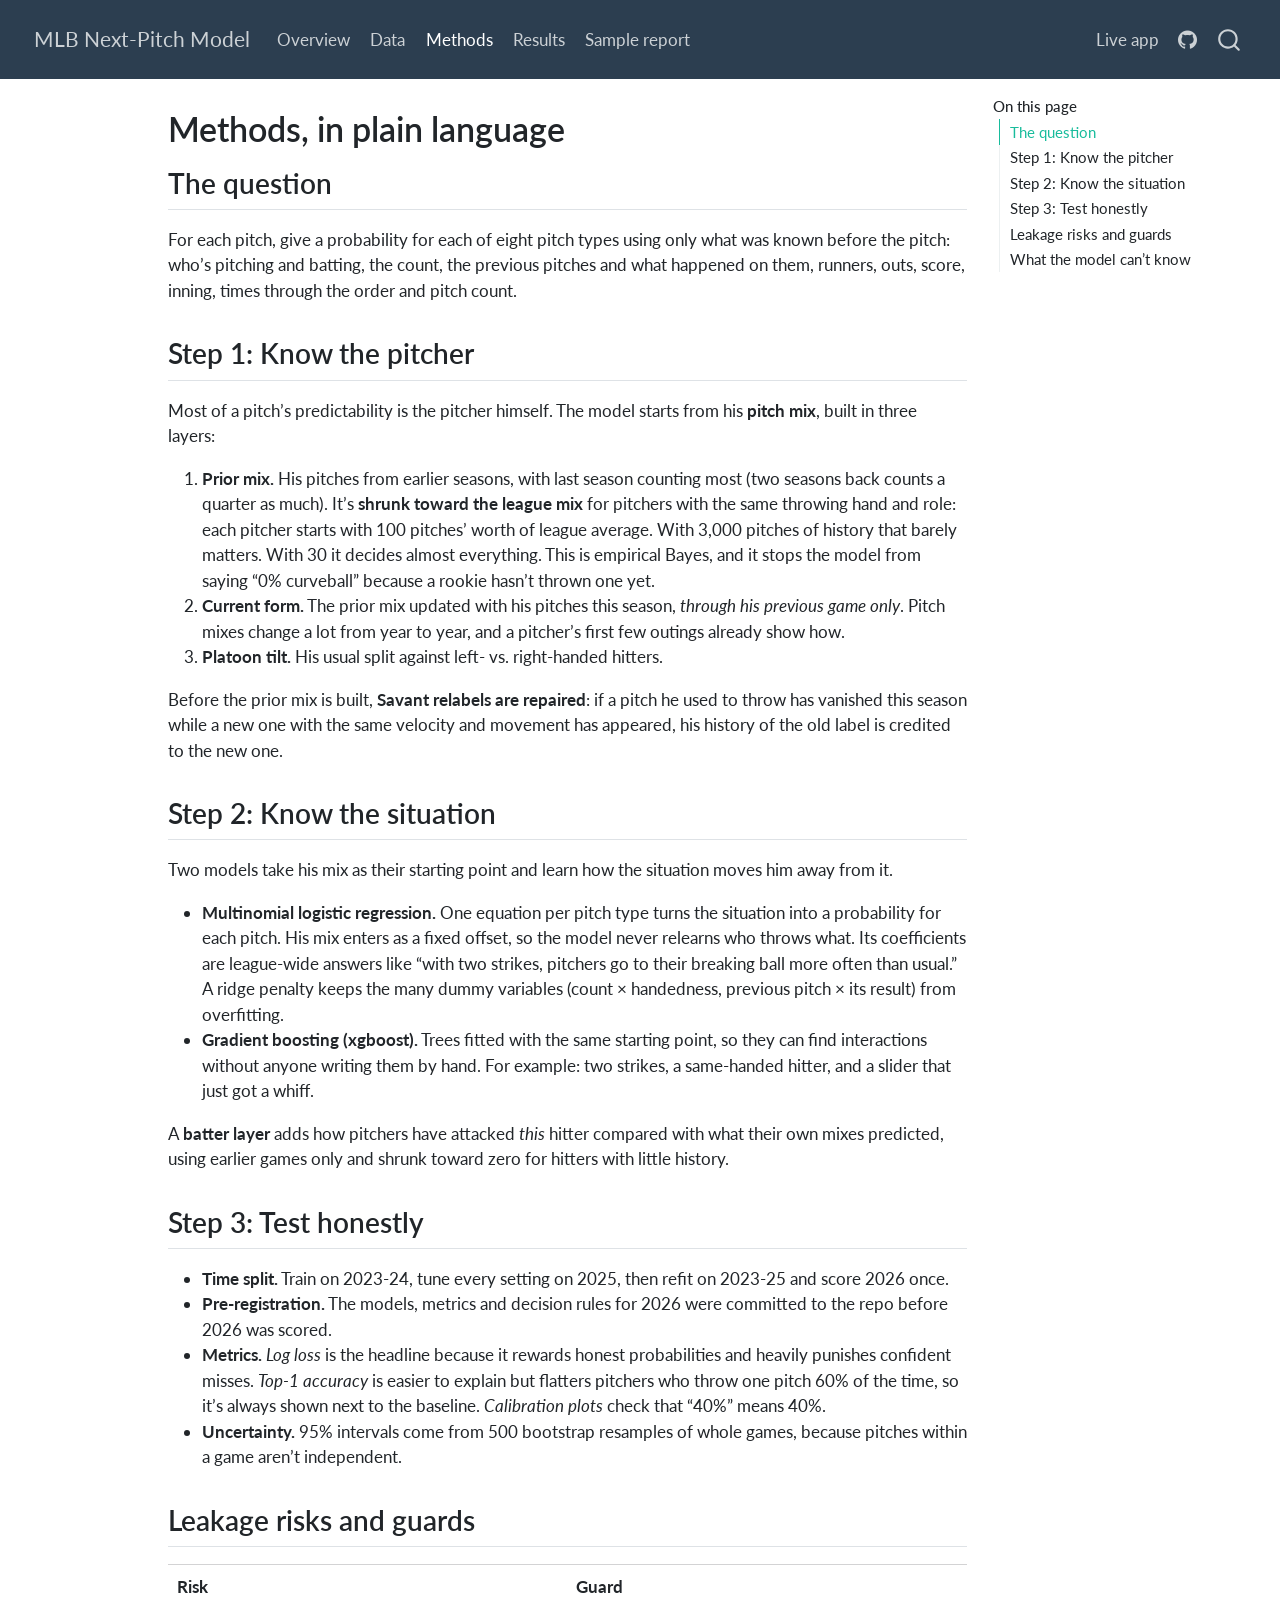
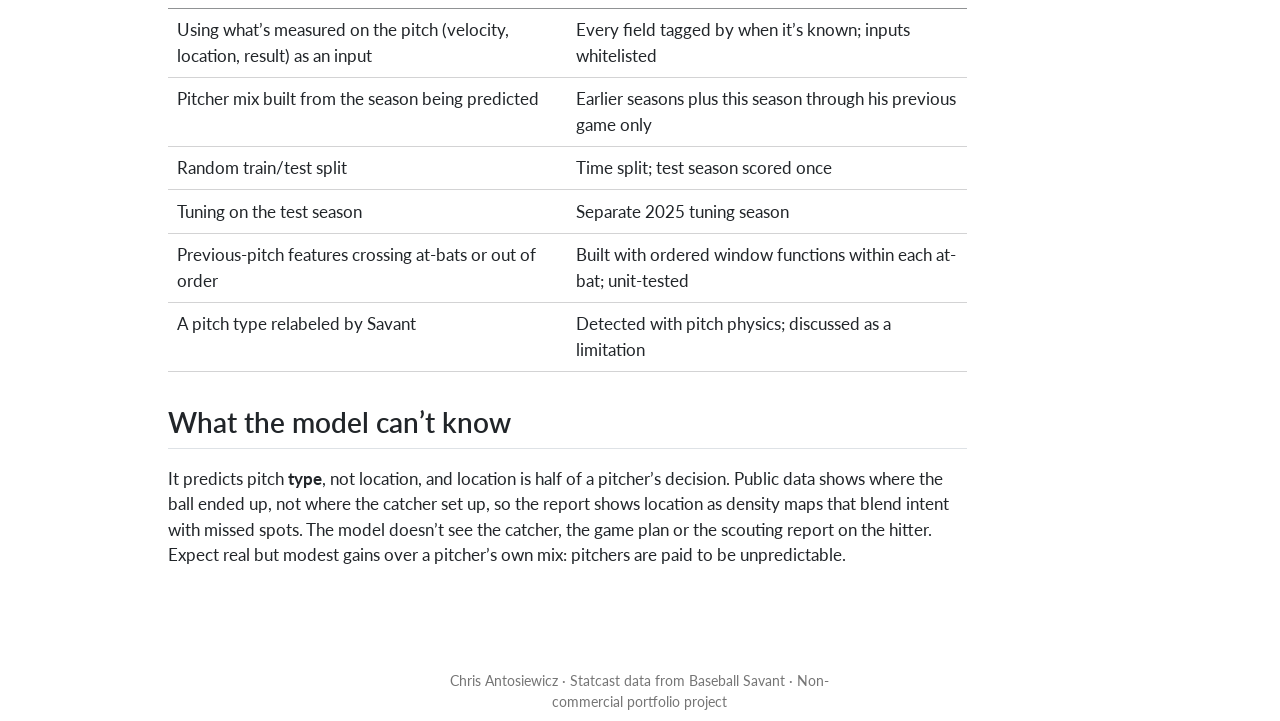
<file: methods.html>
<!DOCTYPE html>
<html xmlns="http://www.w3.org/1999/xhtml" lang="en" xml:lang="en"><head>

<meta charset="utf-8">
<meta name="generator" content="quarto-1.8.25">

<meta name="viewport" content="width=device-width, initial-scale=1.0, user-scalable=yes">


<title>Methods, in plain language – MLB Next-Pitch Model</title>
<style>
code{white-space: pre-wrap;}
span.smallcaps{font-variant: small-caps;}
div.columns{display: flex; gap: min(4vw, 1.5em);}
div.column{flex: auto; overflow-x: auto;}
div.hanging-indent{margin-left: 1.5em; text-indent: -1.5em;}
ul.task-list{list-style: none;}
ul.task-list li input[type="checkbox"] {
  width: 0.8em;
  margin: 0 0.8em 0.2em -1em; /* quarto-specific, see https://github.com/quarto-dev/quarto-cli/issues/4556 */ 
  vertical-align: middle;
}
</style>


<script src="site_libs/quarto-nav/quarto-nav.js"></script>
<script src="site_libs/quarto-nav/headroom.min.js"></script>
<script src="site_libs/clipboard/clipboard.min.js"></script>
<script src="site_libs/quarto-search/autocomplete.umd.js"></script>
<script src="site_libs/quarto-search/fuse.min.js"></script>
<script src="site_libs/quarto-search/quarto-search.js"></script>
<meta name="quarto:offset" content="./">
<script src="site_libs/quarto-html/quarto.js" type="module"></script>
<script src="site_libs/quarto-html/tabsets/tabsets.js" type="module"></script>
<script src="site_libs/quarto-html/axe/axe-check.js" type="module"></script>
<script src="site_libs/quarto-html/popper.min.js"></script>
<script src="site_libs/quarto-html/tippy.umd.min.js"></script>
<script src="site_libs/quarto-html/anchor.min.js"></script>
<link href="site_libs/quarto-html/tippy.css" rel="stylesheet">
<link href="site_libs/quarto-html/quarto-syntax-highlighting-7b89279ff1a6dce999919e0e67d4d9ec.css" rel="stylesheet" id="quarto-text-highlighting-styles">
<script src="site_libs/bootstrap/bootstrap.min.js"></script>
<link href="site_libs/bootstrap/bootstrap-icons.css" rel="stylesheet">
<link href="site_libs/bootstrap/bootstrap-ffa9a6279353761231ec249df0a7fdd3.min.css" rel="stylesheet" append-hash="true" id="quarto-bootstrap" data-mode="light">
<script id="quarto-search-options" type="application/json">{
  "location": "navbar",
  "copy-button": false,
  "collapse-after": 3,
  "panel-placement": "end",
  "type": "overlay",
  "limit": 50,
  "keyboard-shortcut": [
    "f",
    "/",
    "s"
  ],
  "show-item-context": false,
  "language": {
    "search-no-results-text": "No results",
    "search-matching-documents-text": "matching documents",
    "search-copy-link-title": "Copy link to search",
    "search-hide-matches-text": "Hide additional matches",
    "search-more-match-text": "more match in this document",
    "search-more-matches-text": "more matches in this document",
    "search-clear-button-title": "Clear",
    "search-text-placeholder": "",
    "search-detached-cancel-button-title": "Cancel",
    "search-submit-button-title": "Submit",
    "search-label": "Search"
  }
}</script>
<style>html{ scroll-behavior: smooth; }</style>


</head>

<body class="nav-fixed quarto-light">

<div id="quarto-search-results"></div>
  <header id="quarto-header" class="headroom fixed-top">
    <nav class="navbar navbar-expand-lg " data-bs-theme="dark">
      <div class="navbar-container container-fluid">
      <div class="navbar-brand-container mx-auto">
    <a href="./index.html" class="navbar-brand navbar-brand-logo">
    </a>
    <a class="navbar-brand" href="./index.html">
    <span class="navbar-title">MLB Next-Pitch Model</span>
    </a>
  </div>
            <div id="quarto-search" class="" title="Search"></div>
          <button class="navbar-toggler" type="button" data-bs-toggle="collapse" data-bs-target="#navbarCollapse" aria-controls="navbarCollapse" role="menu" aria-expanded="false" aria-label="Toggle navigation" onclick="if (window.quartoToggleHeadroom) { window.quartoToggleHeadroom(); }">
  <span class="navbar-toggler-icon"></span>
</button>
          <div class="collapse navbar-collapse" id="navbarCollapse">
            <ul class="navbar-nav navbar-nav-scroll me-auto">
  <li class="nav-item">
    <a class="nav-link" href="./index.html"> 
<span class="menu-text">Overview</span></a>
  </li>  
  <li class="nav-item">
    <a class="nav-link" href="./data.html"> 
<span class="menu-text">Data</span></a>
  </li>  
  <li class="nav-item">
    <a class="nav-link active" href="./methods.html" aria-current="page"> 
<span class="menu-text">Methods</span></a>
  </li>  
  <li class="nav-item">
    <a class="nav-link" href="./results.html"> 
<span class="menu-text">Results</span></a>
  </li>  
  <li class="nav-item">
    <a class="nav-link" href="./report.html"> 
<span class="menu-text">Sample report</span></a>
  </li>  
</ul>
            <ul class="navbar-nav navbar-nav-scroll ms-auto">
  <li class="nav-item">
    <a class="nav-link" href="https://chrisantosiewicz.shinyapps.io/mlb-matchup-report/"> 
<span class="menu-text">Live app</span></a>
  </li>  
  <li class="nav-item compact">
    <a class="nav-link" href="https://github.com/chrisantosiewicz/mlb-pitch-prediction"> <i class="bi bi-github" role="img" aria-label="GitHub">
</i> 
<span class="menu-text"></span></a>
  </li>  
</ul>
          </div> <!-- /navcollapse -->
            <div class="quarto-navbar-tools">
</div>
      </div> <!-- /container-fluid -->
    </nav>
</header>
<!-- content -->
<div id="quarto-content" class="quarto-container page-columns page-rows-contents page-layout-article page-navbar">
<!-- sidebar -->
<!-- margin-sidebar -->
    <div id="quarto-margin-sidebar" class="sidebar margin-sidebar">
        <nav id="TOC" role="doc-toc" class="toc-active">
    <h2 id="toc-title">On this page</h2>
   
  <ul class="collapse">
  <li><a href="#the-question" id="toc-the-question" class="nav-link active" data-scroll-target="#the-question">The question</a></li>
  <li><a href="#step-1-know-the-pitcher" id="toc-step-1-know-the-pitcher" class="nav-link" data-scroll-target="#step-1-know-the-pitcher">Step 1: Know the pitcher</a></li>
  <li><a href="#step-2-know-the-situation" id="toc-step-2-know-the-situation" class="nav-link" data-scroll-target="#step-2-know-the-situation">Step 2: Know the situation</a></li>
  <li><a href="#step-3-test-honestly" id="toc-step-3-test-honestly" class="nav-link" data-scroll-target="#step-3-test-honestly">Step 3: Test honestly</a></li>
  <li><a href="#leakage-risks-and-guards" id="toc-leakage-risks-and-guards" class="nav-link" data-scroll-target="#leakage-risks-and-guards">Leakage risks and guards</a></li>
  <li><a href="#what-the-model-cant-know" id="toc-what-the-model-cant-know" class="nav-link" data-scroll-target="#what-the-model-cant-know">What the model can’t know</a></li>
  </ul>
</nav>
    </div>
<!-- main -->
<main class="content" id="quarto-document-content">

<header id="title-block-header" class="quarto-title-block default">
<div class="quarto-title">
<h1 class="title">Methods, in plain language</h1>
</div>



<div class="quarto-title-meta">

    
  
    
  </div>
  


</header>


<section id="the-question" class="level2">
<h2 class="anchored" data-anchor-id="the-question">The question</h2>
<p>For each pitch, give a probability for each of eight pitch types using only what was known before the pitch: who’s pitching and batting, the count, the previous pitches and what happened on them, runners, outs, score, inning, times through the order and pitch count.</p>
</section>
<section id="step-1-know-the-pitcher" class="level2">
<h2 class="anchored" data-anchor-id="step-1-know-the-pitcher">Step 1: Know the pitcher</h2>
<p>Most of a pitch’s predictability is the pitcher himself. The model starts from his <strong>pitch mix</strong>, built in three layers:</p>
<ol type="1">
<li><strong>Prior mix.</strong> His pitches from earlier seasons, with last season counting most (two seasons back counts a quarter as much). It’s <strong>shrunk toward the league mix</strong> for pitchers with the same throwing hand and role: each pitcher starts with 100 pitches’ worth of league average. With 3,000 pitches of history that barely matters. With 30 it decides almost everything. This is empirical Bayes, and it stops the model from saying “0% curveball” because a rookie hasn’t thrown one yet.</li>
<li><strong>Current form.</strong> The prior mix updated with his pitches this season, <em>through his previous game only</em>. Pitch mixes change a lot from year to year, and a pitcher’s first few outings already show how.</li>
<li><strong>Platoon tilt.</strong> His usual split against left- vs.&nbsp;right-handed hitters.</li>
</ol>
<p>Before the prior mix is built, <strong>Savant relabels are repaired</strong>: if a pitch he used to throw has vanished this season while a new one with the same velocity and movement has appeared, his history of the old label is credited to the new one.</p>
</section>
<section id="step-2-know-the-situation" class="level2">
<h2 class="anchored" data-anchor-id="step-2-know-the-situation">Step 2: Know the situation</h2>
<p>Two models take his mix as their starting point and learn how the situation moves him away from it.</p>
<ul>
<li><strong>Multinomial logistic regression.</strong> One equation per pitch type turns the situation into a probability for each pitch. His mix enters as a fixed offset, so the model never relearns who throws what. Its coefficients are league-wide answers like “with two strikes, pitchers go to their breaking ball more often than usual.” A ridge penalty keeps the many dummy variables (count × handedness, previous pitch × its result) from overfitting.</li>
<li><strong>Gradient boosting (xgboost).</strong> Trees fitted with the same starting point, so they can find interactions without anyone writing them by hand. For example: two strikes, a same-handed hitter, and a slider that just got a whiff.</li>
</ul>
<p>A <strong>batter layer</strong> adds how pitchers have attacked <em>this</em> hitter compared with what their own mixes predicted, using earlier games only and shrunk toward zero for hitters with little history.</p>
</section>
<section id="step-3-test-honestly" class="level2">
<h2 class="anchored" data-anchor-id="step-3-test-honestly">Step 3: Test honestly</h2>
<ul>
<li><strong>Time split.</strong> Train on 2023-24, tune every setting on 2025, then refit on 2023-25 and score 2026 once.</li>
<li><strong>Pre-registration.</strong> The models, metrics and decision rules for 2026 were committed to the repo before 2026 was scored.</li>
<li><strong>Metrics.</strong> <em>Log loss</em> is the headline because it rewards honest probabilities and heavily punishes confident misses. <em>Top-1 accuracy</em> is easier to explain but flatters pitchers who throw one pitch 60% of the time, so it’s always shown next to the baseline. <em>Calibration plots</em> check that “40%” means 40%.</li>
<li><strong>Uncertainty.</strong> 95% intervals come from 500 bootstrap resamples of whole games, because pitches within a game aren’t independent.</li>
</ul>
</section>
<section id="leakage-risks-and-guards" class="level2">
<h2 class="anchored" data-anchor-id="leakage-risks-and-guards">Leakage risks and guards</h2>
<table class="caption-top table">
<colgroup>
<col style="width: 50%">
<col style="width: 50%">
</colgroup>
<thead>
<tr class="header">
<th>Risk</th>
<th>Guard</th>
</tr>
</thead>
<tbody>
<tr class="odd">
<td>Using what’s measured on the pitch (velocity, location, result) as an input</td>
<td>Every field tagged by when it’s known; inputs whitelisted</td>
</tr>
<tr class="even">
<td>Pitcher mix built from the season being predicted</td>
<td>Earlier seasons plus this season through his previous game only</td>
</tr>
<tr class="odd">
<td>Random train/test split</td>
<td>Time split; test season scored once</td>
</tr>
<tr class="even">
<td>Tuning on the test season</td>
<td>Separate 2025 tuning season</td>
</tr>
<tr class="odd">
<td>Previous-pitch features crossing at-bats or out of order</td>
<td>Built with ordered window functions within each at-bat; unit-tested</td>
</tr>
<tr class="even">
<td>A pitch type relabeled by Savant</td>
<td>Detected with pitch physics; discussed as a limitation</td>
</tr>
</tbody>
</table>
</section>
<section id="what-the-model-cant-know" class="level2">
<h2 class="anchored" data-anchor-id="what-the-model-cant-know">What the model can’t know</h2>
<p>It predicts pitch <strong>type</strong>, not location, and location is half of a pitcher’s decision. Public data shows where the ball ended up, not where the catcher set up, so the report shows location as density maps that blend intent with missed spots. The model doesn’t see the catcher, the game plan or the scouting report on the hitter. Expect real but modest gains over a pitcher’s own mix: pitchers are paid to be unpredictable.</p>


</section>

</main> <!-- /main -->
<script id="quarto-html-after-body" type="application/javascript">
  window.document.addEventListener("DOMContentLoaded", function (event) {
    const icon = "";
    const anchorJS = new window.AnchorJS();
    anchorJS.options = {
      placement: 'right',
      icon: icon
    };
    anchorJS.add('.anchored');
    const isCodeAnnotation = (el) => {
      for (const clz of el.classList) {
        if (clz.startsWith('code-annotation-')) {                     
          return true;
        }
      }
      return false;
    }
    const onCopySuccess = function(e) {
      // button target
      const button = e.trigger;
      // don't keep focus
      button.blur();
      // flash "checked"
      button.classList.add('code-copy-button-checked');
      var currentTitle = button.getAttribute("title");
      button.setAttribute("title", "Copied!");
      let tooltip;
      if (window.bootstrap) {
        button.setAttribute("data-bs-toggle", "tooltip");
        button.setAttribute("data-bs-placement", "left");
        button.setAttribute("data-bs-title", "Copied!");
        tooltip = new bootstrap.Tooltip(button, 
          { trigger: "manual", 
            customClass: "code-copy-button-tooltip",
            offset: [0, -8]});
        tooltip.show();    
      }
      setTimeout(function() {
        if (tooltip) {
          tooltip.hide();
          button.removeAttribute("data-bs-title");
          button.removeAttribute("data-bs-toggle");
          button.removeAttribute("data-bs-placement");
        }
        button.setAttribute("title", currentTitle);
        button.classList.remove('code-copy-button-checked');
      }, 1000);
      // clear code selection
      e.clearSelection();
    }
    const getTextToCopy = function(trigger) {
      const outerScaffold = trigger.parentElement.cloneNode(true);
      const codeEl = outerScaffold.querySelector('code');
      for (const childEl of codeEl.children) {
        if (isCodeAnnotation(childEl)) {
          childEl.remove();
        }
      }
      return codeEl.innerText;
    }
    const clipboard = new window.ClipboardJS('.code-copy-button:not([data-in-quarto-modal])', {
      text: getTextToCopy
    });
    clipboard.on('success', onCopySuccess);
    if (window.document.getElementById('quarto-embedded-source-code-modal')) {
      const clipboardModal = new window.ClipboardJS('.code-copy-button[data-in-quarto-modal]', {
        text: getTextToCopy,
        container: window.document.getElementById('quarto-embedded-source-code-modal')
      });
      clipboardModal.on('success', onCopySuccess);
    }
      var localhostRegex = new RegExp(/^(?:http|https):\/\/localhost\:?[0-9]*\//);
      var mailtoRegex = new RegExp(/^mailto:/);
        var filterRegex = new RegExp("https:\/\/chrisantosiewicz\.github\.io\/mlb-pitch-prediction\/");
      var isInternal = (href) => {
          return filterRegex.test(href) || localhostRegex.test(href) || mailtoRegex.test(href);
      }
      // Inspect non-navigation links and adorn them if external
     var links = window.document.querySelectorAll('a[href]:not(.nav-link):not(.navbar-brand):not(.toc-action):not(.sidebar-link):not(.sidebar-item-toggle):not(.pagination-link):not(.no-external):not([aria-hidden]):not(.dropdown-item):not(.quarto-navigation-tool):not(.about-link)');
      for (var i=0; i<links.length; i++) {
        const link = links[i];
        if (!isInternal(link.href)) {
          // undo the damage that might have been done by quarto-nav.js in the case of
          // links that we want to consider external
          if (link.dataset.originalHref !== undefined) {
            link.href = link.dataset.originalHref;
          }
        }
      }
    function tippyHover(el, contentFn, onTriggerFn, onUntriggerFn) {
      const config = {
        allowHTML: true,
        maxWidth: 500,
        delay: 100,
        arrow: false,
        appendTo: function(el) {
            return el.parentElement;
        },
        interactive: true,
        interactiveBorder: 10,
        theme: 'quarto',
        placement: 'bottom-start',
      };
      if (contentFn) {
        config.content = contentFn;
      }
      if (onTriggerFn) {
        config.onTrigger = onTriggerFn;
      }
      if (onUntriggerFn) {
        config.onUntrigger = onUntriggerFn;
      }
      window.tippy(el, config); 
    }
    const noterefs = window.document.querySelectorAll('a[role="doc-noteref"]');
    for (var i=0; i<noterefs.length; i++) {
      const ref = noterefs[i];
      tippyHover(ref, function() {
        // use id or data attribute instead here
        let href = ref.getAttribute('data-footnote-href') || ref.getAttribute('href');
        try { href = new URL(href).hash; } catch {}
        const id = href.replace(/^#\/?/, "");
        const note = window.document.getElementById(id);
        if (note) {
          return note.innerHTML;
        } else {
          return "";
        }
      });
    }
    const xrefs = window.document.querySelectorAll('a.quarto-xref');
    const processXRef = (id, note) => {
      // Strip column container classes
      const stripColumnClz = (el) => {
        el.classList.remove("page-full", "page-columns");
        if (el.children) {
          for (const child of el.children) {
            stripColumnClz(child);
          }
        }
      }
      stripColumnClz(note)
      if (id === null || id.startsWith('sec-')) {
        // Special case sections, only their first couple elements
        const container = document.createElement("div");
        if (note.children && note.children.length > 2) {
          container.appendChild(note.children[0].cloneNode(true));
          for (let i = 1; i < note.children.length; i++) {
            const child = note.children[i];
            if (child.tagName === "P" && child.innerText === "") {
              continue;
            } else {
              container.appendChild(child.cloneNode(true));
              break;
            }
          }
          if (window.Quarto?.typesetMath) {
            window.Quarto.typesetMath(container);
          }
          return container.innerHTML
        } else {
          if (window.Quarto?.typesetMath) {
            window.Quarto.typesetMath(note);
          }
          return note.innerHTML;
        }
      } else {
        // Remove any anchor links if they are present
        const anchorLink = note.querySelector('a.anchorjs-link');
        if (anchorLink) {
          anchorLink.remove();
        }
        if (window.Quarto?.typesetMath) {
          window.Quarto.typesetMath(note);
        }
        if (note.classList.contains("callout")) {
          return note.outerHTML;
        } else {
          return note.innerHTML;
        }
      }
    }
    for (var i=0; i<xrefs.length; i++) {
      const xref = xrefs[i];
      tippyHover(xref, undefined, function(instance) {
        instance.disable();
        let url = xref.getAttribute('href');
        let hash = undefined; 
        if (url.startsWith('#')) {
          hash = url;
        } else {
          try { hash = new URL(url).hash; } catch {}
        }
        if (hash) {
          const id = hash.replace(/^#\/?/, "");
          const note = window.document.getElementById(id);
          if (note !== null) {
            try {
              const html = processXRef(id, note.cloneNode(true));
              instance.setContent(html);
            } finally {
              instance.enable();
              instance.show();
            }
          } else {
            // See if we can fetch this
            fetch(url.split('#')[0])
            .then(res => res.text())
            .then(html => {
              const parser = new DOMParser();
              const htmlDoc = parser.parseFromString(html, "text/html");
              const note = htmlDoc.getElementById(id);
              if (note !== null) {
                const html = processXRef(id, note);
                instance.setContent(html);
              } 
            }).finally(() => {
              instance.enable();
              instance.show();
            });
          }
        } else {
          // See if we can fetch a full url (with no hash to target)
          // This is a special case and we should probably do some content thinning / targeting
          fetch(url)
          .then(res => res.text())
          .then(html => {
            const parser = new DOMParser();
            const htmlDoc = parser.parseFromString(html, "text/html");
            const note = htmlDoc.querySelector('main.content');
            if (note !== null) {
              // This should only happen for chapter cross references
              // (since there is no id in the URL)
              // remove the first header
              if (note.children.length > 0 && note.children[0].tagName === "HEADER") {
                note.children[0].remove();
              }
              const html = processXRef(null, note);
              instance.setContent(html);
            } 
          }).finally(() => {
            instance.enable();
            instance.show();
          });
        }
      }, function(instance) {
      });
    }
        let selectedAnnoteEl;
        const selectorForAnnotation = ( cell, annotation) => {
          let cellAttr = 'data-code-cell="' + cell + '"';
          let lineAttr = 'data-code-annotation="' +  annotation + '"';
          const selector = 'span[' + cellAttr + '][' + lineAttr + ']';
          return selector;
        }
        const selectCodeLines = (annoteEl) => {
          const doc = window.document;
          const targetCell = annoteEl.getAttribute("data-target-cell");
          const targetAnnotation = annoteEl.getAttribute("data-target-annotation");
          const annoteSpan = window.document.querySelector(selectorForAnnotation(targetCell, targetAnnotation));
          const lines = annoteSpan.getAttribute("data-code-lines").split(",");
          const lineIds = lines.map((line) => {
            return targetCell + "-" + line;
          })
          let top = null;
          let height = null;
          let parent = null;
          if (lineIds.length > 0) {
              //compute the position of the single el (top and bottom and make a div)
              const el = window.document.getElementById(lineIds[0]);
              top = el.offsetTop;
              height = el.offsetHeight;
              parent = el.parentElement.parentElement;
            if (lineIds.length > 1) {
              const lastEl = window.document.getElementById(lineIds[lineIds.length - 1]);
              const bottom = lastEl.offsetTop + lastEl.offsetHeight;
              height = bottom - top;
            }
            if (top !== null && height !== null && parent !== null) {
              // cook up a div (if necessary) and position it 
              let div = window.document.getElementById("code-annotation-line-highlight");
              if (div === null) {
                div = window.document.createElement("div");
                div.setAttribute("id", "code-annotation-line-highlight");
                div.style.position = 'absolute';
                parent.appendChild(div);
              }
              div.style.top = top - 2 + "px";
              div.style.height = height + 4 + "px";
              div.style.left = 0;
              let gutterDiv = window.document.getElementById("code-annotation-line-highlight-gutter");
              if (gutterDiv === null) {
                gutterDiv = window.document.createElement("div");
                gutterDiv.setAttribute("id", "code-annotation-line-highlight-gutter");
                gutterDiv.style.position = 'absolute';
                const codeCell = window.document.getElementById(targetCell);
                const gutter = codeCell.querySelector('.code-annotation-gutter');
                gutter.appendChild(gutterDiv);
              }
              gutterDiv.style.top = top - 2 + "px";
              gutterDiv.style.height = height + 4 + "px";
            }
            selectedAnnoteEl = annoteEl;
          }
        };
        const unselectCodeLines = () => {
          const elementsIds = ["code-annotation-line-highlight", "code-annotation-line-highlight-gutter"];
          elementsIds.forEach((elId) => {
            const div = window.document.getElementById(elId);
            if (div) {
              div.remove();
            }
          });
          selectedAnnoteEl = undefined;
        };
          // Handle positioning of the toggle
      window.addEventListener(
        "resize",
        throttle(() => {
          elRect = undefined;
          if (selectedAnnoteEl) {
            selectCodeLines(selectedAnnoteEl);
          }
        }, 10)
      );
      function throttle(fn, ms) {
      let throttle = false;
      let timer;
        return (...args) => {
          if(!throttle) { // first call gets through
              fn.apply(this, args);
              throttle = true;
          } else { // all the others get throttled
              if(timer) clearTimeout(timer); // cancel #2
              timer = setTimeout(() => {
                fn.apply(this, args);
                timer = throttle = false;
              }, ms);
          }
        };
      }
        // Attach click handler to the DT
        const annoteDls = window.document.querySelectorAll('dt[data-target-cell]');
        for (const annoteDlNode of annoteDls) {
          annoteDlNode.addEventListener('click', (event) => {
            const clickedEl = event.target;
            if (clickedEl !== selectedAnnoteEl) {
              unselectCodeLines();
              const activeEl = window.document.querySelector('dt[data-target-cell].code-annotation-active');
              if (activeEl) {
                activeEl.classList.remove('code-annotation-active');
              }
              selectCodeLines(clickedEl);
              clickedEl.classList.add('code-annotation-active');
            } else {
              // Unselect the line
              unselectCodeLines();
              clickedEl.classList.remove('code-annotation-active');
            }
          });
        }
    const findCites = (el) => {
      const parentEl = el.parentElement;
      if (parentEl) {
        const cites = parentEl.dataset.cites;
        if (cites) {
          return {
            el,
            cites: cites.split(' ')
          };
        } else {
          return findCites(el.parentElement)
        }
      } else {
        return undefined;
      }
    };
    var bibliorefs = window.document.querySelectorAll('a[role="doc-biblioref"]');
    for (var i=0; i<bibliorefs.length; i++) {
      const ref = bibliorefs[i];
      const citeInfo = findCites(ref);
      if (citeInfo) {
        tippyHover(citeInfo.el, function() {
          var popup = window.document.createElement('div');
          citeInfo.cites.forEach(function(cite) {
            var citeDiv = window.document.createElement('div');
            citeDiv.classList.add('hanging-indent');
            citeDiv.classList.add('csl-entry');
            var biblioDiv = window.document.getElementById('ref-' + cite);
            if (biblioDiv) {
              citeDiv.innerHTML = biblioDiv.innerHTML;
            }
            popup.appendChild(citeDiv);
          });
          return popup.innerHTML;
        });
      }
    }
  });
  </script>
</div> <!-- /content -->
<footer class="footer">
  <div class="nav-footer">
    <div class="nav-footer-left">
      &nbsp;
    </div>   
    <div class="nav-footer-center">
<p>Chris Antosiewicz · Statcast data from Baseball Savant · Non-commercial portfolio project</p>
</div>
    <div class="nav-footer-right">
      &nbsp;
    </div>
  </div>
</footer>




<script src="site_libs/quarto-html/zenscroll-min.js"></script>
</body></html>
</file>
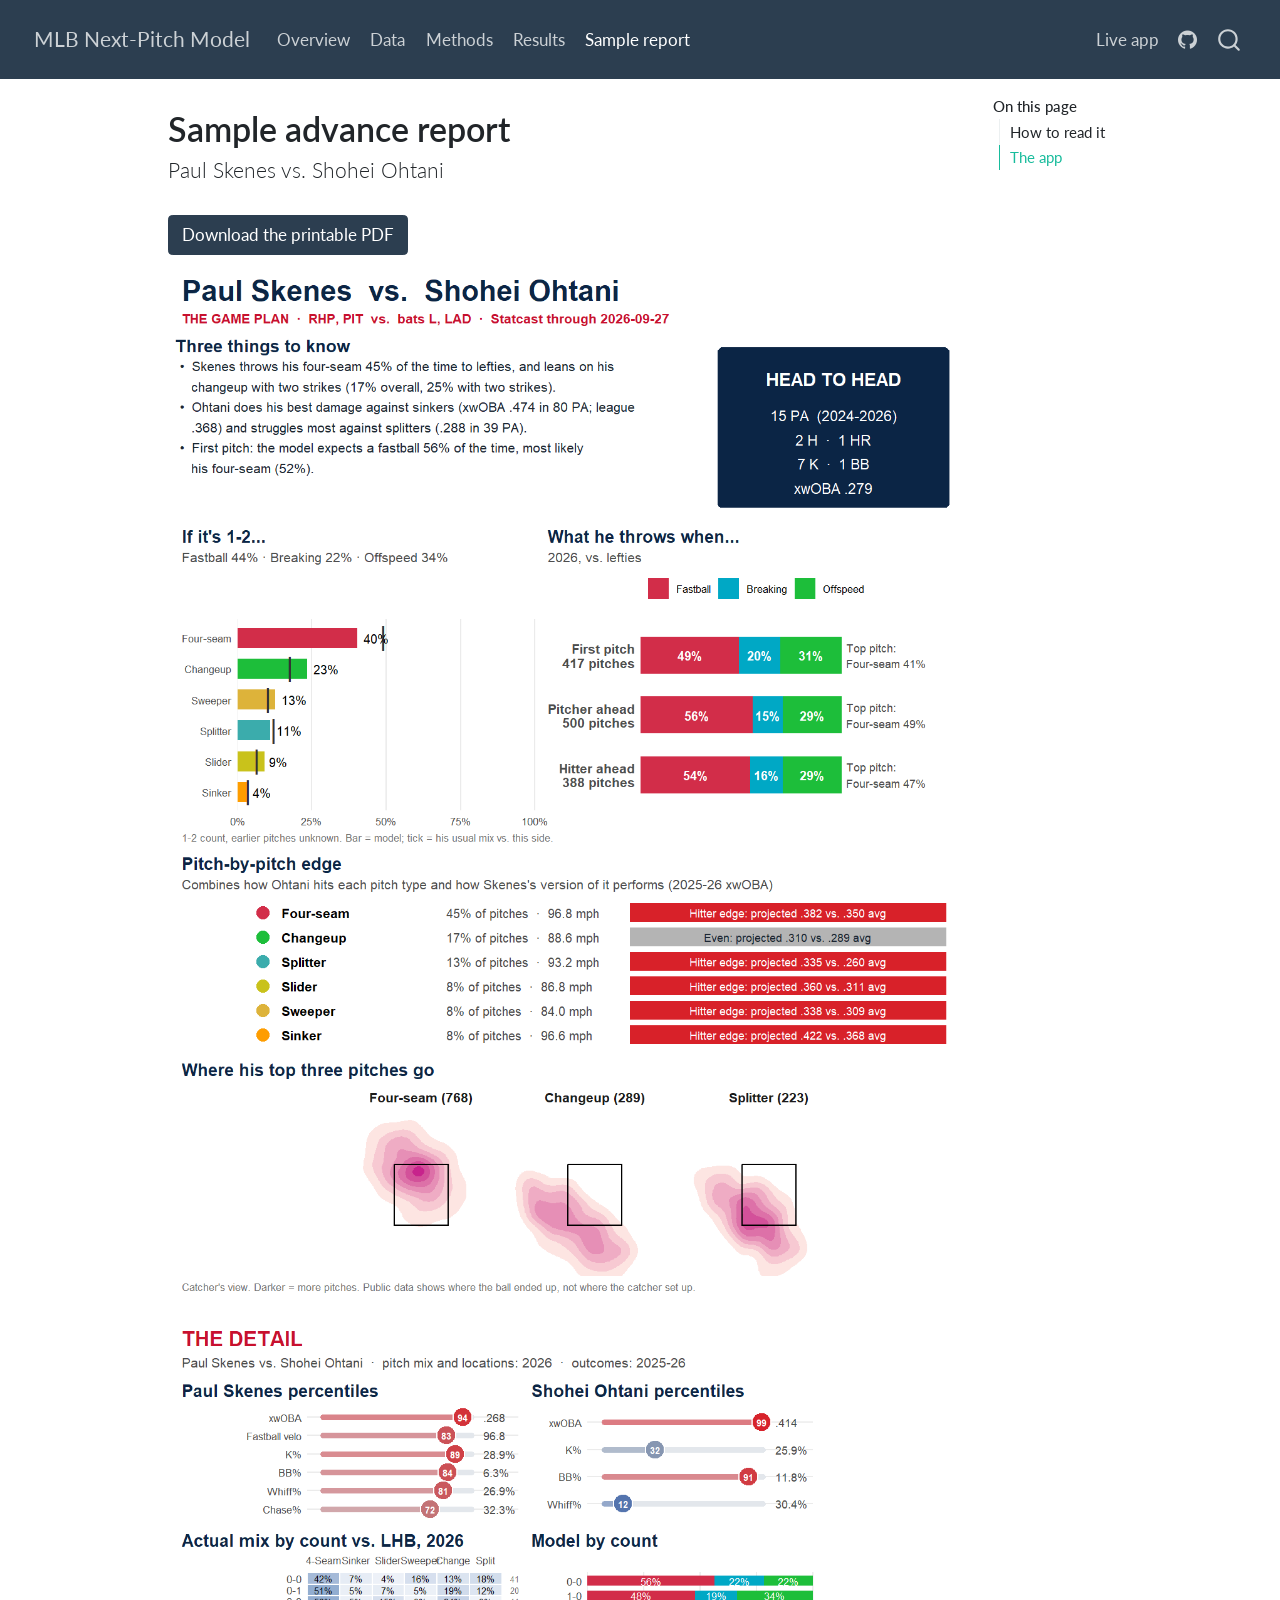
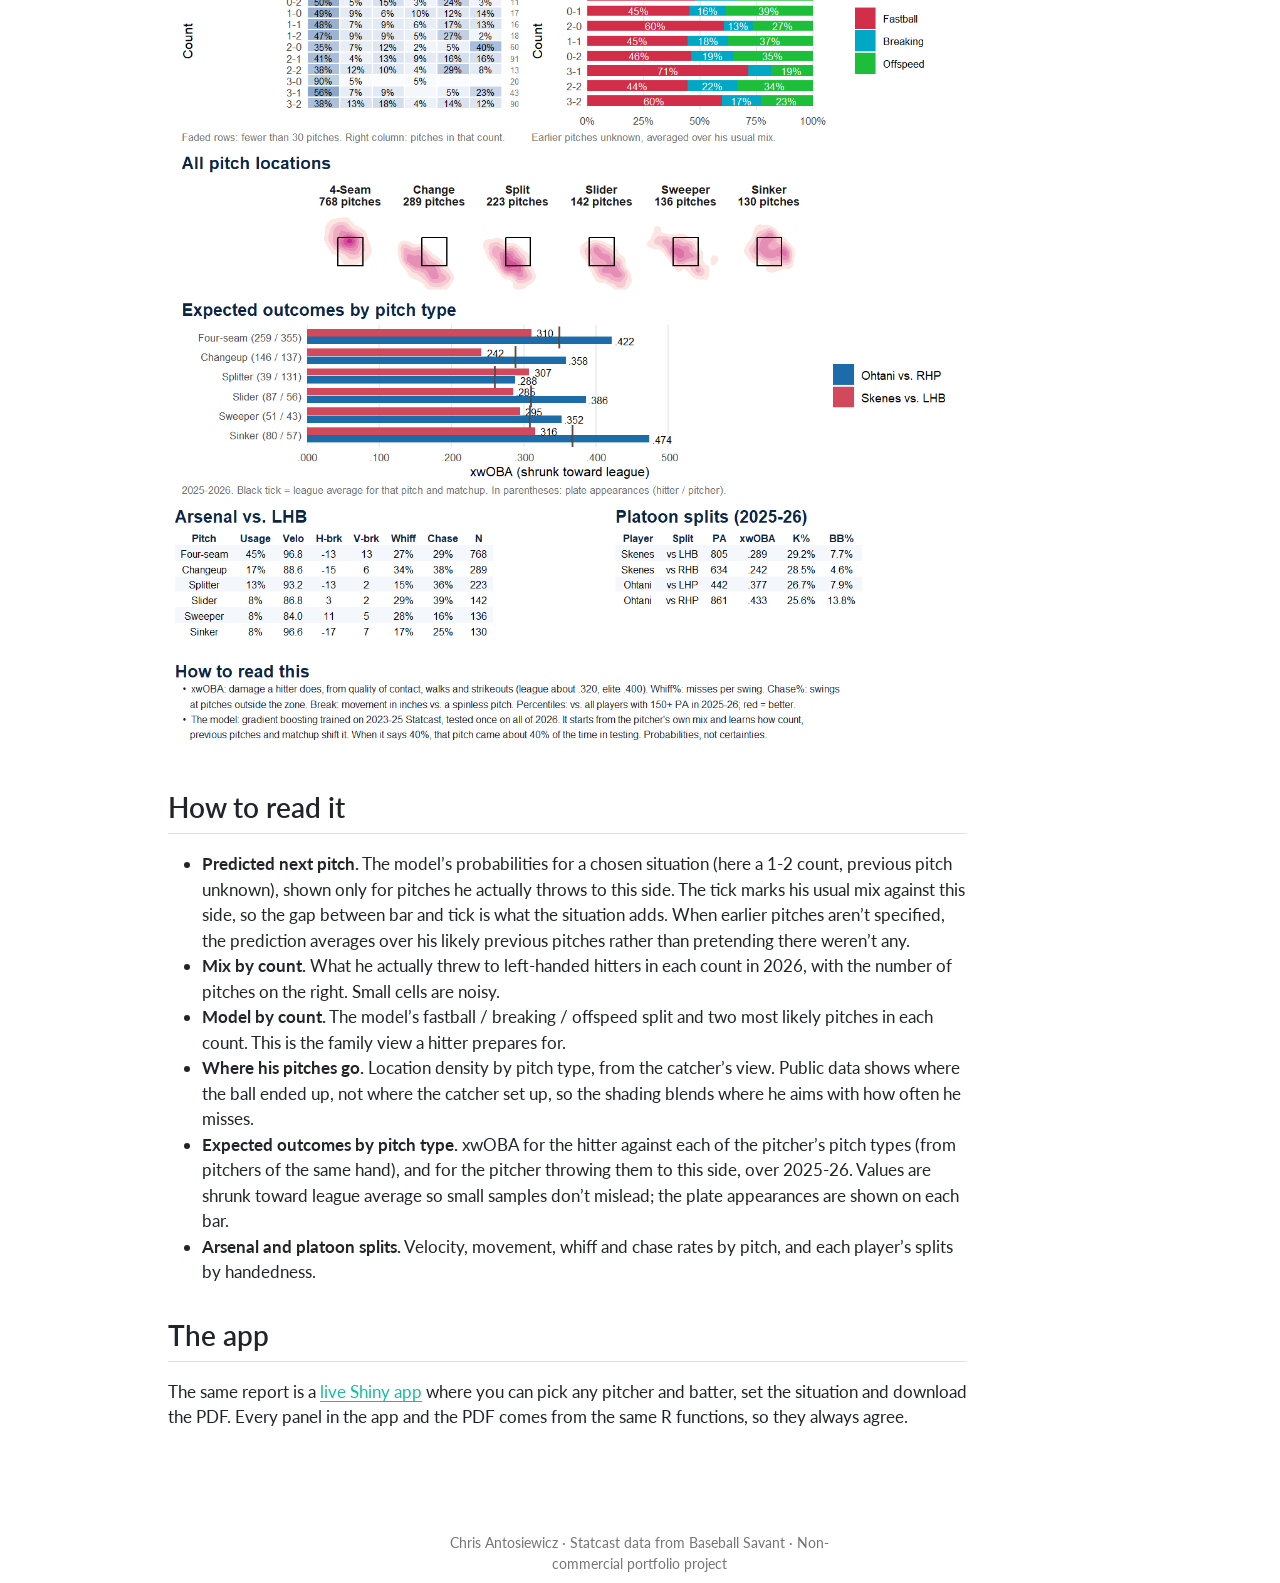
<file: report.html>
<!DOCTYPE html>
<html xmlns="http://www.w3.org/1999/xhtml" lang="en" xml:lang="en"><head>

<meta charset="utf-8">
<meta name="generator" content="quarto-1.8.25">

<meta name="viewport" content="width=device-width, initial-scale=1.0, user-scalable=yes">


<title>Sample advance report – MLB Next-Pitch Model</title>
<style>
code{white-space: pre-wrap;}
span.smallcaps{font-variant: small-caps;}
div.columns{display: flex; gap: min(4vw, 1.5em);}
div.column{flex: auto; overflow-x: auto;}
div.hanging-indent{margin-left: 1.5em; text-indent: -1.5em;}
ul.task-list{list-style: none;}
ul.task-list li input[type="checkbox"] {
  width: 0.8em;
  margin: 0 0.8em 0.2em -1em; /* quarto-specific, see https://github.com/quarto-dev/quarto-cli/issues/4556 */ 
  vertical-align: middle;
}
</style>


<script src="site_libs/quarto-nav/quarto-nav.js"></script>
<script src="site_libs/quarto-nav/headroom.min.js"></script>
<script src="site_libs/clipboard/clipboard.min.js"></script>
<script src="site_libs/quarto-search/autocomplete.umd.js"></script>
<script src="site_libs/quarto-search/fuse.min.js"></script>
<script src="site_libs/quarto-search/quarto-search.js"></script>
<meta name="quarto:offset" content="./">
<script src="site_libs/quarto-html/quarto.js" type="module"></script>
<script src="site_libs/quarto-html/tabsets/tabsets.js" type="module"></script>
<script src="site_libs/quarto-html/axe/axe-check.js" type="module"></script>
<script src="site_libs/quarto-html/popper.min.js"></script>
<script src="site_libs/quarto-html/tippy.umd.min.js"></script>
<script src="site_libs/quarto-html/anchor.min.js"></script>
<link href="site_libs/quarto-html/tippy.css" rel="stylesheet">
<link href="site_libs/quarto-html/quarto-syntax-highlighting-7b89279ff1a6dce999919e0e67d4d9ec.css" rel="stylesheet" id="quarto-text-highlighting-styles">
<script src="site_libs/bootstrap/bootstrap.min.js"></script>
<link href="site_libs/bootstrap/bootstrap-icons.css" rel="stylesheet">
<link href="site_libs/bootstrap/bootstrap-ffa9a6279353761231ec249df0a7fdd3.min.css" rel="stylesheet" append-hash="true" id="quarto-bootstrap" data-mode="light">
<script id="quarto-search-options" type="application/json">{
  "location": "navbar",
  "copy-button": false,
  "collapse-after": 3,
  "panel-placement": "end",
  "type": "overlay",
  "limit": 50,
  "keyboard-shortcut": [
    "f",
    "/",
    "s"
  ],
  "show-item-context": false,
  "language": {
    "search-no-results-text": "No results",
    "search-matching-documents-text": "matching documents",
    "search-copy-link-title": "Copy link to search",
    "search-hide-matches-text": "Hide additional matches",
    "search-more-match-text": "more match in this document",
    "search-more-matches-text": "more matches in this document",
    "search-clear-button-title": "Clear",
    "search-text-placeholder": "",
    "search-detached-cancel-button-title": "Cancel",
    "search-submit-button-title": "Submit",
    "search-label": "Search"
  }
}</script>
<style>html{ scroll-behavior: smooth; }</style>


</head>

<body class="nav-fixed quarto-light">

<div id="quarto-search-results"></div>
  <header id="quarto-header" class="headroom fixed-top">
    <nav class="navbar navbar-expand-lg " data-bs-theme="dark">
      <div class="navbar-container container-fluid">
      <div class="navbar-brand-container mx-auto">
    <a href="./index.html" class="navbar-brand navbar-brand-logo">
    </a>
    <a class="navbar-brand" href="./index.html">
    <span class="navbar-title">MLB Next-Pitch Model</span>
    </a>
  </div>
            <div id="quarto-search" class="" title="Search"></div>
          <button class="navbar-toggler" type="button" data-bs-toggle="collapse" data-bs-target="#navbarCollapse" aria-controls="navbarCollapse" role="menu" aria-expanded="false" aria-label="Toggle navigation" onclick="if (window.quartoToggleHeadroom) { window.quartoToggleHeadroom(); }">
  <span class="navbar-toggler-icon"></span>
</button>
          <div class="collapse navbar-collapse" id="navbarCollapse">
            <ul class="navbar-nav navbar-nav-scroll me-auto">
  <li class="nav-item">
    <a class="nav-link" href="./index.html"> 
<span class="menu-text">Overview</span></a>
  </li>  
  <li class="nav-item">
    <a class="nav-link" href="./data.html"> 
<span class="menu-text">Data</span></a>
  </li>  
  <li class="nav-item">
    <a class="nav-link" href="./methods.html"> 
<span class="menu-text">Methods</span></a>
  </li>  
  <li class="nav-item">
    <a class="nav-link" href="./results.html"> 
<span class="menu-text">Results</span></a>
  </li>  
  <li class="nav-item">
    <a class="nav-link active" href="./report.html" aria-current="page"> 
<span class="menu-text">Sample report</span></a>
  </li>  
</ul>
            <ul class="navbar-nav navbar-nav-scroll ms-auto">
  <li class="nav-item">
    <a class="nav-link" href="https://chrisantosiewicz.shinyapps.io/mlb-matchup-report/"> 
<span class="menu-text">Live app</span></a>
  </li>  
  <li class="nav-item compact">
    <a class="nav-link" href="https://github.com/chrisantosiewicz/mlb-pitch-prediction"> <i class="bi bi-github" role="img" aria-label="GitHub">
</i> 
<span class="menu-text"></span></a>
  </li>  
</ul>
          </div> <!-- /navcollapse -->
            <div class="quarto-navbar-tools">
</div>
      </div> <!-- /container-fluid -->
    </nav>
</header>
<!-- content -->
<div id="quarto-content" class="quarto-container page-columns page-rows-contents page-layout-article page-navbar">
<!-- sidebar -->
<!-- margin-sidebar -->
    <div id="quarto-margin-sidebar" class="sidebar margin-sidebar">
        <nav id="TOC" role="doc-toc" class="toc-active">
    <h2 id="toc-title">On this page</h2>
   
  <ul class="collapse">
  <li><a href="#how-to-read-it" id="toc-how-to-read-it" class="nav-link active" data-scroll-target="#how-to-read-it">How to read it</a></li>
  <li><a href="#the-app" id="toc-the-app" class="nav-link" data-scroll-target="#the-app">The app</a></li>
  </ul>
</nav>
    </div>
<!-- main -->
<main class="content" id="quarto-document-content">

<header id="title-block-header" class="quarto-title-block default">
<div class="quarto-title">
<h1 class="title">Sample advance report</h1>
<p class="subtitle lead">Paul Skenes vs.&nbsp;Shohei Ohtani</p>
</div>



<div class="quarto-title-meta">

    
  
    
  </div>
  


</header>


<p><a href="files/sample_skenes_ohtani.pdf" class="btn btn-primary">Download the printable PDF</a></p>
<p><img src="figures/sample_report_p1.png" class="img-fluid" alt="Page 1, The Game Plan: Paul Skenes vs. Shohei Ohtani"></p>
<p><img src="figures/sample_report_p2.png" class="img-fluid" alt="Page 2, The Detail: Paul Skenes vs. Shohei Ohtani"></p>
<section id="how-to-read-it" class="level2">
<h2 class="anchored" data-anchor-id="how-to-read-it">How to read it</h2>
<ul>
<li><strong>Predicted next pitch.</strong> The model’s probabilities for a chosen situation (here a 1-2 count, previous pitch unknown), shown only for pitches he actually throws to this side. The tick marks his usual mix against this side, so the gap between bar and tick is what the situation adds. When earlier pitches aren’t specified, the prediction averages over his likely previous pitches rather than pretending there weren’t any.</li>
<li><strong>Mix by count.</strong> What he actually threw to left-handed hitters in each count in 2026, with the number of pitches on the right. Small cells are noisy.</li>
<li><strong>Model by count.</strong> The model’s fastball / breaking / offspeed split and two most likely pitches in each count. This is the family view a hitter prepares for.</li>
<li><strong>Where his pitches go.</strong> Location density by pitch type, from the catcher’s view. Public data shows where the ball ended up, not where the catcher set up, so the shading blends where he aims with how often he misses.</li>
<li><strong>Expected outcomes by pitch type.</strong> xwOBA for the hitter against each of the pitcher’s pitch types (from pitchers of the same hand), and for the pitcher throwing them to this side, over 2025-26. Values are shrunk toward league average so small samples don’t mislead; the plate appearances are shown on each bar.</li>
<li><strong>Arsenal and platoon splits.</strong> Velocity, movement, whiff and chase rates by pitch, and each player’s splits by handedness.</li>
</ul>
</section>
<section id="the-app" class="level2">
<h2 class="anchored" data-anchor-id="the-app">The app</h2>
<p>The same report is a <a href="https://chrisantosiewicz.shinyapps.io/mlb-matchup-report/">live Shiny app</a> where you can pick any pitcher and batter, set the situation and download the PDF. Every panel in the app and the PDF comes from the same R functions, so they always agree.</p>


</section>

</main> <!-- /main -->
<script id="quarto-html-after-body" type="application/javascript">
  window.document.addEventListener("DOMContentLoaded", function (event) {
    const icon = "";
    const anchorJS = new window.AnchorJS();
    anchorJS.options = {
      placement: 'right',
      icon: icon
    };
    anchorJS.add('.anchored');
    const isCodeAnnotation = (el) => {
      for (const clz of el.classList) {
        if (clz.startsWith('code-annotation-')) {                     
          return true;
        }
      }
      return false;
    }
    const onCopySuccess = function(e) {
      // button target
      const button = e.trigger;
      // don't keep focus
      button.blur();
      // flash "checked"
      button.classList.add('code-copy-button-checked');
      var currentTitle = button.getAttribute("title");
      button.setAttribute("title", "Copied!");
      let tooltip;
      if (window.bootstrap) {
        button.setAttribute("data-bs-toggle", "tooltip");
        button.setAttribute("data-bs-placement", "left");
        button.setAttribute("data-bs-title", "Copied!");
        tooltip = new bootstrap.Tooltip(button, 
          { trigger: "manual", 
            customClass: "code-copy-button-tooltip",
            offset: [0, -8]});
        tooltip.show();    
      }
      setTimeout(function() {
        if (tooltip) {
          tooltip.hide();
          button.removeAttribute("data-bs-title");
          button.removeAttribute("data-bs-toggle");
          button.removeAttribute("data-bs-placement");
        }
        button.setAttribute("title", currentTitle);
        button.classList.remove('code-copy-button-checked');
      }, 1000);
      // clear code selection
      e.clearSelection();
    }
    const getTextToCopy = function(trigger) {
      const outerScaffold = trigger.parentElement.cloneNode(true);
      const codeEl = outerScaffold.querySelector('code');
      for (const childEl of codeEl.children) {
        if (isCodeAnnotation(childEl)) {
          childEl.remove();
        }
      }
      return codeEl.innerText;
    }
    const clipboard = new window.ClipboardJS('.code-copy-button:not([data-in-quarto-modal])', {
      text: getTextToCopy
    });
    clipboard.on('success', onCopySuccess);
    if (window.document.getElementById('quarto-embedded-source-code-modal')) {
      const clipboardModal = new window.ClipboardJS('.code-copy-button[data-in-quarto-modal]', {
        text: getTextToCopy,
        container: window.document.getElementById('quarto-embedded-source-code-modal')
      });
      clipboardModal.on('success', onCopySuccess);
    }
      var localhostRegex = new RegExp(/^(?:http|https):\/\/localhost\:?[0-9]*\//);
      var mailtoRegex = new RegExp(/^mailto:/);
        var filterRegex = new RegExp("https:\/\/chrisantosiewicz\.github\.io\/mlb-pitch-prediction\/");
      var isInternal = (href) => {
          return filterRegex.test(href) || localhostRegex.test(href) || mailtoRegex.test(href);
      }
      // Inspect non-navigation links and adorn them if external
     var links = window.document.querySelectorAll('a[href]:not(.nav-link):not(.navbar-brand):not(.toc-action):not(.sidebar-link):not(.sidebar-item-toggle):not(.pagination-link):not(.no-external):not([aria-hidden]):not(.dropdown-item):not(.quarto-navigation-tool):not(.about-link)');
      for (var i=0; i<links.length; i++) {
        const link = links[i];
        if (!isInternal(link.href)) {
          // undo the damage that might have been done by quarto-nav.js in the case of
          // links that we want to consider external
          if (link.dataset.originalHref !== undefined) {
            link.href = link.dataset.originalHref;
          }
        }
      }
    function tippyHover(el, contentFn, onTriggerFn, onUntriggerFn) {
      const config = {
        allowHTML: true,
        maxWidth: 500,
        delay: 100,
        arrow: false,
        appendTo: function(el) {
            return el.parentElement;
        },
        interactive: true,
        interactiveBorder: 10,
        theme: 'quarto',
        placement: 'bottom-start',
      };
      if (contentFn) {
        config.content = contentFn;
      }
      if (onTriggerFn) {
        config.onTrigger = onTriggerFn;
      }
      if (onUntriggerFn) {
        config.onUntrigger = onUntriggerFn;
      }
      window.tippy(el, config); 
    }
    const noterefs = window.document.querySelectorAll('a[role="doc-noteref"]');
    for (var i=0; i<noterefs.length; i++) {
      const ref = noterefs[i];
      tippyHover(ref, function() {
        // use id or data attribute instead here
        let href = ref.getAttribute('data-footnote-href') || ref.getAttribute('href');
        try { href = new URL(href).hash; } catch {}
        const id = href.replace(/^#\/?/, "");
        const note = window.document.getElementById(id);
        if (note) {
          return note.innerHTML;
        } else {
          return "";
        }
      });
    }
    const xrefs = window.document.querySelectorAll('a.quarto-xref');
    const processXRef = (id, note) => {
      // Strip column container classes
      const stripColumnClz = (el) => {
        el.classList.remove("page-full", "page-columns");
        if (el.children) {
          for (const child of el.children) {
            stripColumnClz(child);
          }
        }
      }
      stripColumnClz(note)
      if (id === null || id.startsWith('sec-')) {
        // Special case sections, only their first couple elements
        const container = document.createElement("div");
        if (note.children && note.children.length > 2) {
          container.appendChild(note.children[0].cloneNode(true));
          for (let i = 1; i < note.children.length; i++) {
            const child = note.children[i];
            if (child.tagName === "P" && child.innerText === "") {
              continue;
            } else {
              container.appendChild(child.cloneNode(true));
              break;
            }
          }
          if (window.Quarto?.typesetMath) {
            window.Quarto.typesetMath(container);
          }
          return container.innerHTML
        } else {
          if (window.Quarto?.typesetMath) {
            window.Quarto.typesetMath(note);
          }
          return note.innerHTML;
        }
      } else {
        // Remove any anchor links if they are present
        const anchorLink = note.querySelector('a.anchorjs-link');
        if (anchorLink) {
          anchorLink.remove();
        }
        if (window.Quarto?.typesetMath) {
          window.Quarto.typesetMath(note);
        }
        if (note.classList.contains("callout")) {
          return note.outerHTML;
        } else {
          return note.innerHTML;
        }
      }
    }
    for (var i=0; i<xrefs.length; i++) {
      const xref = xrefs[i];
      tippyHover(xref, undefined, function(instance) {
        instance.disable();
        let url = xref.getAttribute('href');
        let hash = undefined; 
        if (url.startsWith('#')) {
          hash = url;
        } else {
          try { hash = new URL(url).hash; } catch {}
        }
        if (hash) {
          const id = hash.replace(/^#\/?/, "");
          const note = window.document.getElementById(id);
          if (note !== null) {
            try {
              const html = processXRef(id, note.cloneNode(true));
              instance.setContent(html);
            } finally {
              instance.enable();
              instance.show();
            }
          } else {
            // See if we can fetch this
            fetch(url.split('#')[0])
            .then(res => res.text())
            .then(html => {
              const parser = new DOMParser();
              const htmlDoc = parser.parseFromString(html, "text/html");
              const note = htmlDoc.getElementById(id);
              if (note !== null) {
                const html = processXRef(id, note);
                instance.setContent(html);
              } 
            }).finally(() => {
              instance.enable();
              instance.show();
            });
          }
        } else {
          // See if we can fetch a full url (with no hash to target)
          // This is a special case and we should probably do some content thinning / targeting
          fetch(url)
          .then(res => res.text())
          .then(html => {
            const parser = new DOMParser();
            const htmlDoc = parser.parseFromString(html, "text/html");
            const note = htmlDoc.querySelector('main.content');
            if (note !== null) {
              // This should only happen for chapter cross references
              // (since there is no id in the URL)
              // remove the first header
              if (note.children.length > 0 && note.children[0].tagName === "HEADER") {
                note.children[0].remove();
              }
              const html = processXRef(null, note);
              instance.setContent(html);
            } 
          }).finally(() => {
            instance.enable();
            instance.show();
          });
        }
      }, function(instance) {
      });
    }
        let selectedAnnoteEl;
        const selectorForAnnotation = ( cell, annotation) => {
          let cellAttr = 'data-code-cell="' + cell + '"';
          let lineAttr = 'data-code-annotation="' +  annotation + '"';
          const selector = 'span[' + cellAttr + '][' + lineAttr + ']';
          return selector;
        }
        const selectCodeLines = (annoteEl) => {
          const doc = window.document;
          const targetCell = annoteEl.getAttribute("data-target-cell");
          const targetAnnotation = annoteEl.getAttribute("data-target-annotation");
          const annoteSpan = window.document.querySelector(selectorForAnnotation(targetCell, targetAnnotation));
          const lines = annoteSpan.getAttribute("data-code-lines").split(",");
          const lineIds = lines.map((line) => {
            return targetCell + "-" + line;
          })
          let top = null;
          let height = null;
          let parent = null;
          if (lineIds.length > 0) {
              //compute the position of the single el (top and bottom and make a div)
              const el = window.document.getElementById(lineIds[0]);
              top = el.offsetTop;
              height = el.offsetHeight;
              parent = el.parentElement.parentElement;
            if (lineIds.length > 1) {
              const lastEl = window.document.getElementById(lineIds[lineIds.length - 1]);
              const bottom = lastEl.offsetTop + lastEl.offsetHeight;
              height = bottom - top;
            }
            if (top !== null && height !== null && parent !== null) {
              // cook up a div (if necessary) and position it 
              let div = window.document.getElementById("code-annotation-line-highlight");
              if (div === null) {
                div = window.document.createElement("div");
                div.setAttribute("id", "code-annotation-line-highlight");
                div.style.position = 'absolute';
                parent.appendChild(div);
              }
              div.style.top = top - 2 + "px";
              div.style.height = height + 4 + "px";
              div.style.left = 0;
              let gutterDiv = window.document.getElementById("code-annotation-line-highlight-gutter");
              if (gutterDiv === null) {
                gutterDiv = window.document.createElement("div");
                gutterDiv.setAttribute("id", "code-annotation-line-highlight-gutter");
                gutterDiv.style.position = 'absolute';
                const codeCell = window.document.getElementById(targetCell);
                const gutter = codeCell.querySelector('.code-annotation-gutter');
                gutter.appendChild(gutterDiv);
              }
              gutterDiv.style.top = top - 2 + "px";
              gutterDiv.style.height = height + 4 + "px";
            }
            selectedAnnoteEl = annoteEl;
          }
        };
        const unselectCodeLines = () => {
          const elementsIds = ["code-annotation-line-highlight", "code-annotation-line-highlight-gutter"];
          elementsIds.forEach((elId) => {
            const div = window.document.getElementById(elId);
            if (div) {
              div.remove();
            }
          });
          selectedAnnoteEl = undefined;
        };
          // Handle positioning of the toggle
      window.addEventListener(
        "resize",
        throttle(() => {
          elRect = undefined;
          if (selectedAnnoteEl) {
            selectCodeLines(selectedAnnoteEl);
          }
        }, 10)
      );
      function throttle(fn, ms) {
      let throttle = false;
      let timer;
        return (...args) => {
          if(!throttle) { // first call gets through
              fn.apply(this, args);
              throttle = true;
          } else { // all the others get throttled
              if(timer) clearTimeout(timer); // cancel #2
              timer = setTimeout(() => {
                fn.apply(this, args);
                timer = throttle = false;
              }, ms);
          }
        };
      }
        // Attach click handler to the DT
        const annoteDls = window.document.querySelectorAll('dt[data-target-cell]');
        for (const annoteDlNode of annoteDls) {
          annoteDlNode.addEventListener('click', (event) => {
            const clickedEl = event.target;
            if (clickedEl !== selectedAnnoteEl) {
              unselectCodeLines();
              const activeEl = window.document.querySelector('dt[data-target-cell].code-annotation-active');
              if (activeEl) {
                activeEl.classList.remove('code-annotation-active');
              }
              selectCodeLines(clickedEl);
              clickedEl.classList.add('code-annotation-active');
            } else {
              // Unselect the line
              unselectCodeLines();
              clickedEl.classList.remove('code-annotation-active');
            }
          });
        }
    const findCites = (el) => {
      const parentEl = el.parentElement;
      if (parentEl) {
        const cites = parentEl.dataset.cites;
        if (cites) {
          return {
            el,
            cites: cites.split(' ')
          };
        } else {
          return findCites(el.parentElement)
        }
      } else {
        return undefined;
      }
    };
    var bibliorefs = window.document.querySelectorAll('a[role="doc-biblioref"]');
    for (var i=0; i<bibliorefs.length; i++) {
      const ref = bibliorefs[i];
      const citeInfo = findCites(ref);
      if (citeInfo) {
        tippyHover(citeInfo.el, function() {
          var popup = window.document.createElement('div');
          citeInfo.cites.forEach(function(cite) {
            var citeDiv = window.document.createElement('div');
            citeDiv.classList.add('hanging-indent');
            citeDiv.classList.add('csl-entry');
            var biblioDiv = window.document.getElementById('ref-' + cite);
            if (biblioDiv) {
              citeDiv.innerHTML = biblioDiv.innerHTML;
            }
            popup.appendChild(citeDiv);
          });
          return popup.innerHTML;
        });
      }
    }
  });
  </script>
</div> <!-- /content -->
<footer class="footer">
  <div class="nav-footer">
    <div class="nav-footer-left">
      &nbsp;
    </div>   
    <div class="nav-footer-center">
<p>Chris Antosiewicz · Statcast data from Baseball Savant · Non-commercial portfolio project</p>
</div>
    <div class="nav-footer-right">
      &nbsp;
    </div>
  </div>
</footer>




<script src="site_libs/quarto-html/zenscroll-min.js"></script>
</body></html>
</file>
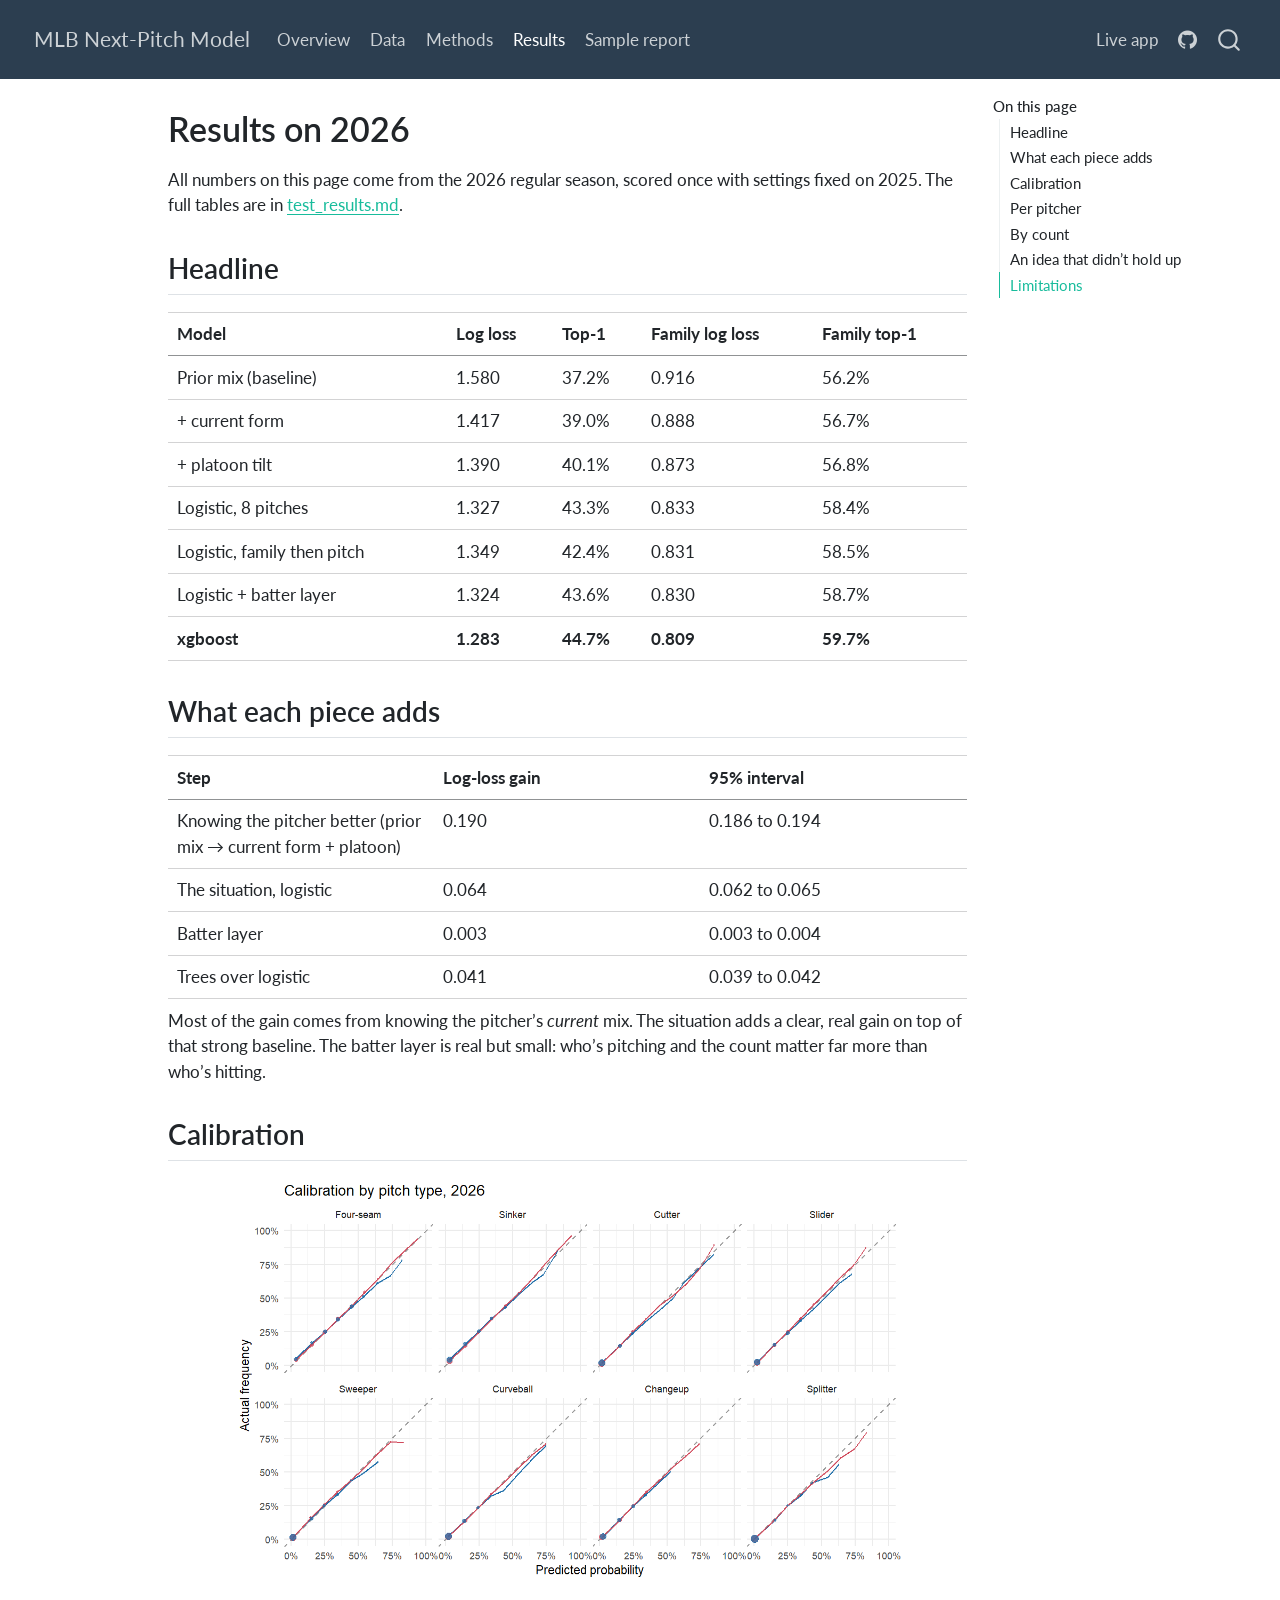
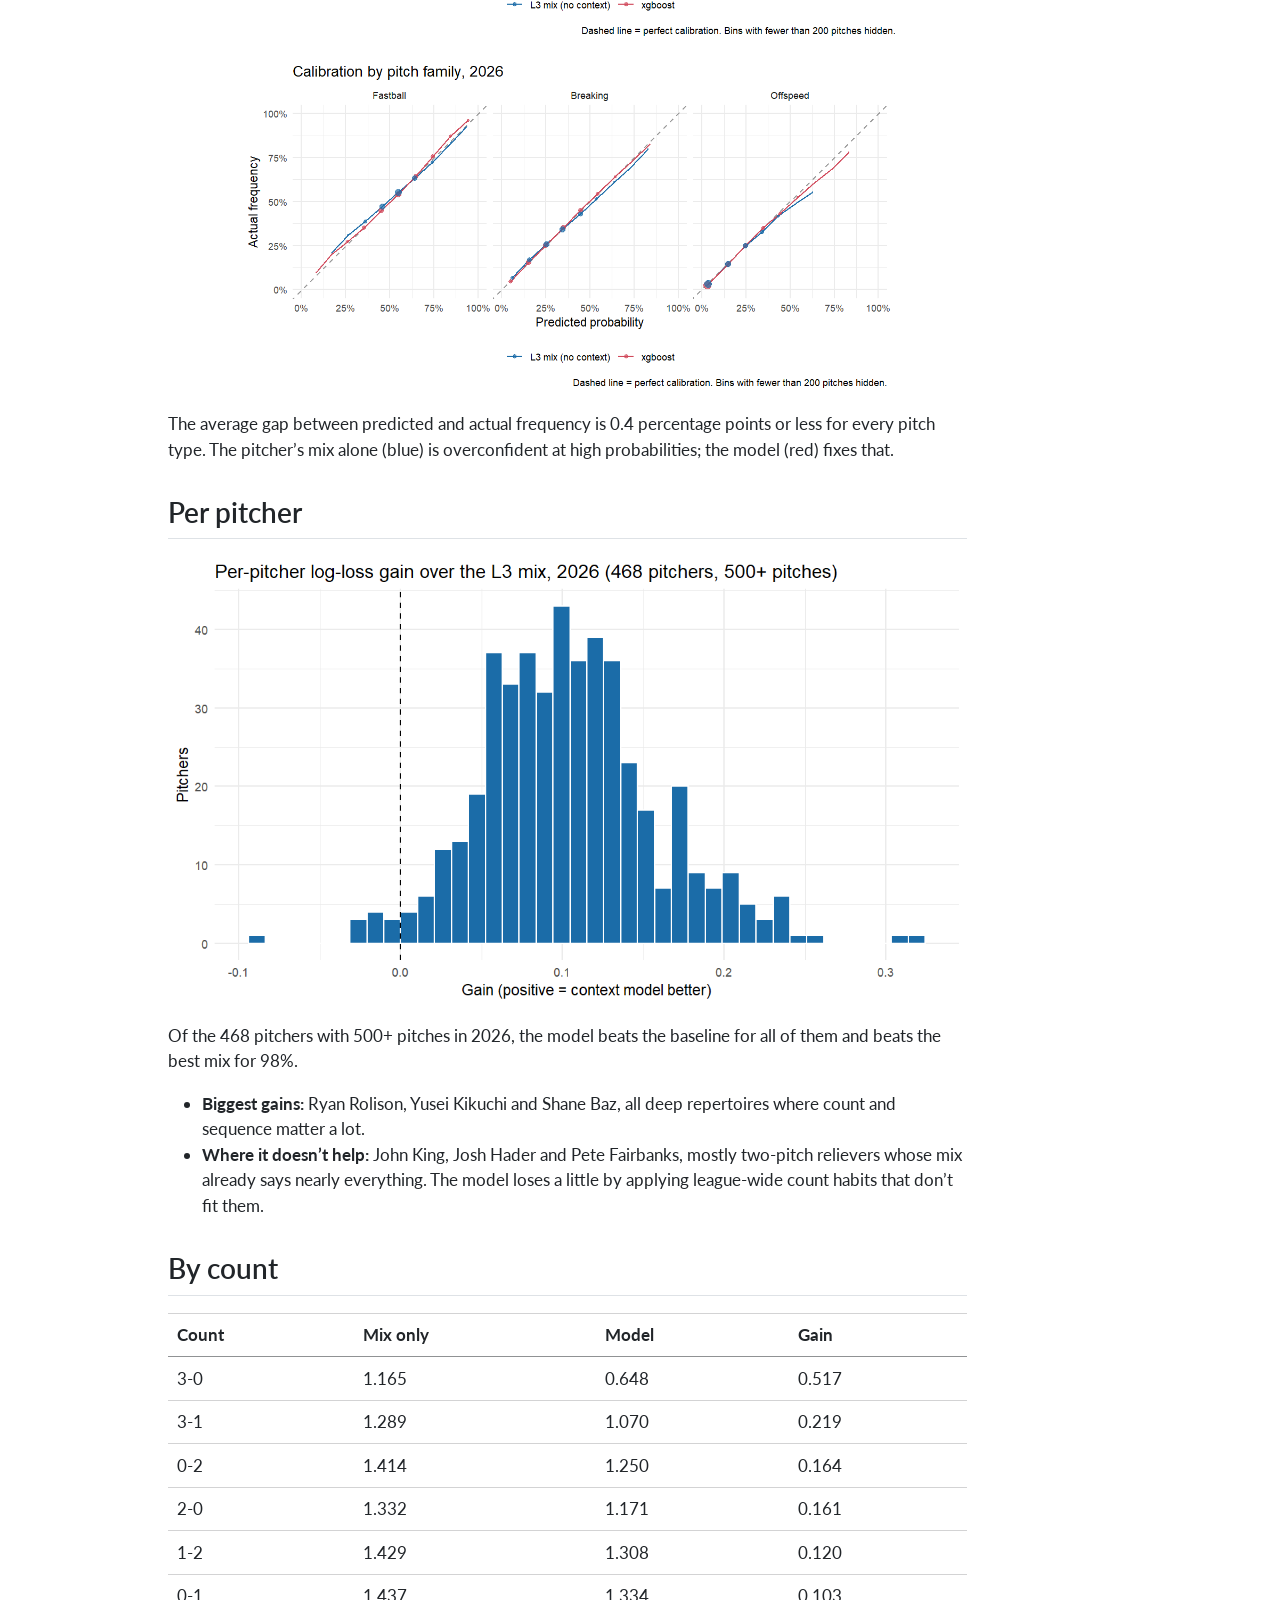
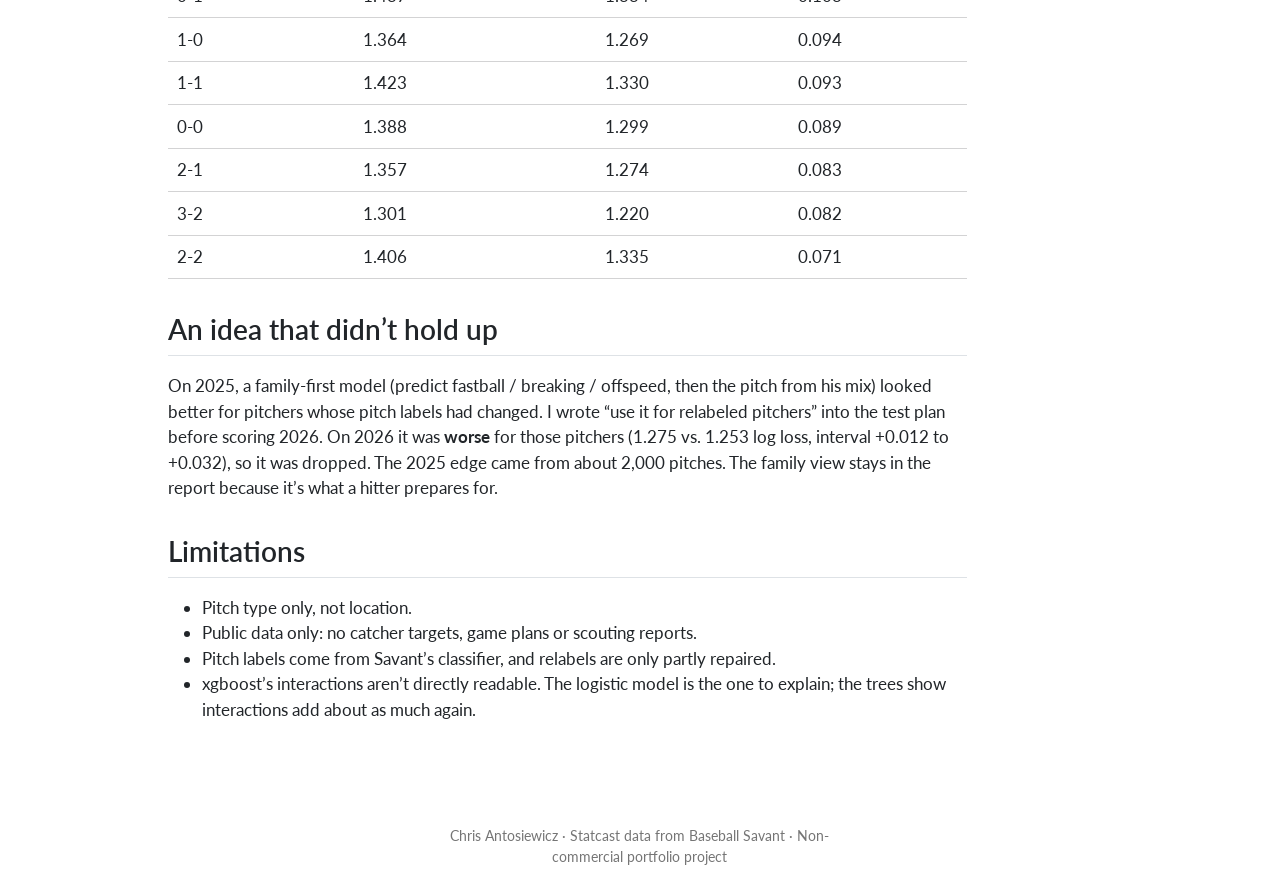
<file: results.html>
<!DOCTYPE html>
<html xmlns="http://www.w3.org/1999/xhtml" lang="en" xml:lang="en"><head>

<meta charset="utf-8">
<meta name="generator" content="quarto-1.8.25">

<meta name="viewport" content="width=device-width, initial-scale=1.0, user-scalable=yes">


<title>Results on 2026 – MLB Next-Pitch Model</title>
<style>
code{white-space: pre-wrap;}
span.smallcaps{font-variant: small-caps;}
div.columns{display: flex; gap: min(4vw, 1.5em);}
div.column{flex: auto; overflow-x: auto;}
div.hanging-indent{margin-left: 1.5em; text-indent: -1.5em;}
ul.task-list{list-style: none;}
ul.task-list li input[type="checkbox"] {
  width: 0.8em;
  margin: 0 0.8em 0.2em -1em; /* quarto-specific, see https://github.com/quarto-dev/quarto-cli/issues/4556 */ 
  vertical-align: middle;
}
</style>


<script src="site_libs/quarto-nav/quarto-nav.js"></script>
<script src="site_libs/quarto-nav/headroom.min.js"></script>
<script src="site_libs/clipboard/clipboard.min.js"></script>
<script src="site_libs/quarto-search/autocomplete.umd.js"></script>
<script src="site_libs/quarto-search/fuse.min.js"></script>
<script src="site_libs/quarto-search/quarto-search.js"></script>
<meta name="quarto:offset" content="./">
<script src="site_libs/quarto-html/quarto.js" type="module"></script>
<script src="site_libs/quarto-html/tabsets/tabsets.js" type="module"></script>
<script src="site_libs/quarto-html/axe/axe-check.js" type="module"></script>
<script src="site_libs/quarto-html/popper.min.js"></script>
<script src="site_libs/quarto-html/tippy.umd.min.js"></script>
<script src="site_libs/quarto-html/anchor.min.js"></script>
<link href="site_libs/quarto-html/tippy.css" rel="stylesheet">
<link href="site_libs/quarto-html/quarto-syntax-highlighting-7b89279ff1a6dce999919e0e67d4d9ec.css" rel="stylesheet" id="quarto-text-highlighting-styles">
<script src="site_libs/bootstrap/bootstrap.min.js"></script>
<link href="site_libs/bootstrap/bootstrap-icons.css" rel="stylesheet">
<link href="site_libs/bootstrap/bootstrap-ffa9a6279353761231ec249df0a7fdd3.min.css" rel="stylesheet" append-hash="true" id="quarto-bootstrap" data-mode="light">
<script id="quarto-search-options" type="application/json">{
  "location": "navbar",
  "copy-button": false,
  "collapse-after": 3,
  "panel-placement": "end",
  "type": "overlay",
  "limit": 50,
  "keyboard-shortcut": [
    "f",
    "/",
    "s"
  ],
  "show-item-context": false,
  "language": {
    "search-no-results-text": "No results",
    "search-matching-documents-text": "matching documents",
    "search-copy-link-title": "Copy link to search",
    "search-hide-matches-text": "Hide additional matches",
    "search-more-match-text": "more match in this document",
    "search-more-matches-text": "more matches in this document",
    "search-clear-button-title": "Clear",
    "search-text-placeholder": "",
    "search-detached-cancel-button-title": "Cancel",
    "search-submit-button-title": "Submit",
    "search-label": "Search"
  }
}</script>
<style>html{ scroll-behavior: smooth; }</style>


</head>

<body class="nav-fixed quarto-light">

<div id="quarto-search-results"></div>
  <header id="quarto-header" class="headroom fixed-top">
    <nav class="navbar navbar-expand-lg " data-bs-theme="dark">
      <div class="navbar-container container-fluid">
      <div class="navbar-brand-container mx-auto">
    <a href="./index.html" class="navbar-brand navbar-brand-logo">
    </a>
    <a class="navbar-brand" href="./index.html">
    <span class="navbar-title">MLB Next-Pitch Model</span>
    </a>
  </div>
            <div id="quarto-search" class="" title="Search"></div>
          <button class="navbar-toggler" type="button" data-bs-toggle="collapse" data-bs-target="#navbarCollapse" aria-controls="navbarCollapse" role="menu" aria-expanded="false" aria-label="Toggle navigation" onclick="if (window.quartoToggleHeadroom) { window.quartoToggleHeadroom(); }">
  <span class="navbar-toggler-icon"></span>
</button>
          <div class="collapse navbar-collapse" id="navbarCollapse">
            <ul class="navbar-nav navbar-nav-scroll me-auto">
  <li class="nav-item">
    <a class="nav-link" href="./index.html"> 
<span class="menu-text">Overview</span></a>
  </li>  
  <li class="nav-item">
    <a class="nav-link" href="./data.html"> 
<span class="menu-text">Data</span></a>
  </li>  
  <li class="nav-item">
    <a class="nav-link" href="./methods.html"> 
<span class="menu-text">Methods</span></a>
  </li>  
  <li class="nav-item">
    <a class="nav-link active" href="./results.html" aria-current="page"> 
<span class="menu-text">Results</span></a>
  </li>  
  <li class="nav-item">
    <a class="nav-link" href="./report.html"> 
<span class="menu-text">Sample report</span></a>
  </li>  
</ul>
            <ul class="navbar-nav navbar-nav-scroll ms-auto">
  <li class="nav-item">
    <a class="nav-link" href="https://chrisantosiewicz.shinyapps.io/mlb-matchup-report/"> 
<span class="menu-text">Live app</span></a>
  </li>  
  <li class="nav-item compact">
    <a class="nav-link" href="https://github.com/chrisantosiewicz/mlb-pitch-prediction"> <i class="bi bi-github" role="img" aria-label="GitHub">
</i> 
<span class="menu-text"></span></a>
  </li>  
</ul>
          </div> <!-- /navcollapse -->
            <div class="quarto-navbar-tools">
</div>
      </div> <!-- /container-fluid -->
    </nav>
</header>
<!-- content -->
<div id="quarto-content" class="quarto-container page-columns page-rows-contents page-layout-article page-navbar">
<!-- sidebar -->
<!-- margin-sidebar -->
    <div id="quarto-margin-sidebar" class="sidebar margin-sidebar">
        <nav id="TOC" role="doc-toc" class="toc-active">
    <h2 id="toc-title">On this page</h2>
   
  <ul class="collapse">
  <li><a href="#headline" id="toc-headline" class="nav-link active" data-scroll-target="#headline">Headline</a></li>
  <li><a href="#what-each-piece-adds" id="toc-what-each-piece-adds" class="nav-link" data-scroll-target="#what-each-piece-adds">What each piece adds</a></li>
  <li><a href="#calibration" id="toc-calibration" class="nav-link" data-scroll-target="#calibration">Calibration</a></li>
  <li><a href="#per-pitcher" id="toc-per-pitcher" class="nav-link" data-scroll-target="#per-pitcher">Per pitcher</a></li>
  <li><a href="#by-count" id="toc-by-count" class="nav-link" data-scroll-target="#by-count">By count</a></li>
  <li><a href="#an-idea-that-didnt-hold-up" id="toc-an-idea-that-didnt-hold-up" class="nav-link" data-scroll-target="#an-idea-that-didnt-hold-up">An idea that didn’t hold up</a></li>
  <li><a href="#limitations" id="toc-limitations" class="nav-link" data-scroll-target="#limitations">Limitations</a></li>
  </ul>
</nav>
    </div>
<!-- main -->
<main class="content" id="quarto-document-content">

<header id="title-block-header" class="quarto-title-block default">
<div class="quarto-title">
<h1 class="title">Results on 2026</h1>
</div>



<div class="quarto-title-meta">

    
  
    
  </div>
  


</header>


<p>All numbers on this page come from the 2026 regular season, scored once with settings fixed on 2025. The full tables are in <a href="https://github.com/chrisantosiewicz/mlb-pitch-prediction/blob/main/docs/test_results.md">test_results.md</a>.</p>
<section id="headline" class="level2">
<h2 class="anchored" data-anchor-id="headline">Headline</h2>
<table class="caption-top table">
<thead>
<tr class="header">
<th>Model</th>
<th>Log loss</th>
<th>Top-1</th>
<th>Family log loss</th>
<th>Family top-1</th>
</tr>
</thead>
<tbody>
<tr class="odd">
<td>Prior mix (baseline)</td>
<td>1.580</td>
<td>37.2%</td>
<td>0.916</td>
<td>56.2%</td>
</tr>
<tr class="even">
<td>+ current form</td>
<td>1.417</td>
<td>39.0%</td>
<td>0.888</td>
<td>56.7%</td>
</tr>
<tr class="odd">
<td>+ platoon tilt</td>
<td>1.390</td>
<td>40.1%</td>
<td>0.873</td>
<td>56.8%</td>
</tr>
<tr class="even">
<td>Logistic, 8 pitches</td>
<td>1.327</td>
<td>43.3%</td>
<td>0.833</td>
<td>58.4%</td>
</tr>
<tr class="odd">
<td>Logistic, family then pitch</td>
<td>1.349</td>
<td>42.4%</td>
<td>0.831</td>
<td>58.5%</td>
</tr>
<tr class="even">
<td>Logistic + batter layer</td>
<td>1.324</td>
<td>43.6%</td>
<td>0.830</td>
<td>58.7%</td>
</tr>
<tr class="odd">
<td><strong>xgboost</strong></td>
<td><strong>1.283</strong></td>
<td><strong>44.7%</strong></td>
<td><strong>0.809</strong></td>
<td><strong>59.7%</strong></td>
</tr>
</tbody>
</table>
</section>
<section id="what-each-piece-adds" class="level2">
<h2 class="anchored" data-anchor-id="what-each-piece-adds">What each piece adds</h2>
<table class="caption-top table">
<colgroup>
<col style="width: 33%">
<col style="width: 33%">
<col style="width: 33%">
</colgroup>
<thead>
<tr class="header">
<th>Step</th>
<th>Log-loss gain</th>
<th>95% interval</th>
</tr>
</thead>
<tbody>
<tr class="odd">
<td>Knowing the pitcher better (prior mix → current form + platoon)</td>
<td>0.190</td>
<td>0.186 to 0.194</td>
</tr>
<tr class="even">
<td>The situation, logistic</td>
<td>0.064</td>
<td>0.062 to 0.065</td>
</tr>
<tr class="odd">
<td>Batter layer</td>
<td>0.003</td>
<td>0.003 to 0.004</td>
</tr>
<tr class="even">
<td>Trees over logistic</td>
<td>0.041</td>
<td>0.039 to 0.042</td>
</tr>
</tbody>
</table>
<p>Most of the gain comes from knowing the pitcher’s <em>current</em> mix. The situation adds a clear, real gain on top of that strong baseline. The batter layer is real but small: who’s pitching and the count matter far more than who’s hitting.</p>
</section>
<section id="calibration" class="level2">
<h2 class="anchored" data-anchor-id="calibration">Calibration</h2>
<p><img src="figures/calibration_pitch.png" class="img-fluid"></p>
<p><img src="figures/calibration_family.png" class="img-fluid"></p>
<p>The average gap between predicted and actual frequency is 0.4 percentage points or less for every pitch type. The pitcher’s mix alone (blue) is overconfident at high probabilities; the model (red) fixes that.</p>
</section>
<section id="per-pitcher" class="level2">
<h2 class="anchored" data-anchor-id="per-pitcher">Per pitcher</h2>
<p><img src="figures/per_pitcher_gain.png" class="img-fluid"></p>
<p>Of the 468 pitchers with 500+ pitches in 2026, the model beats the baseline for all of them and beats the best mix for 98%.</p>
<ul>
<li><strong>Biggest gains:</strong> Ryan Rolison, Yusei Kikuchi and Shane Baz, all deep repertoires where count and sequence matter a lot.</li>
<li><strong>Where it doesn’t help:</strong> John King, Josh Hader and Pete Fairbanks, mostly two-pitch relievers whose mix already says nearly everything. The model loses a little by applying league-wide count habits that don’t fit them.</li>
</ul>
</section>
<section id="by-count" class="level2">
<h2 class="anchored" data-anchor-id="by-count">By count</h2>
<table class="caption-top table">
<thead>
<tr class="header">
<th>Count</th>
<th>Mix only</th>
<th>Model</th>
<th>Gain</th>
</tr>
</thead>
<tbody>
<tr class="odd">
<td>3-0</td>
<td>1.165</td>
<td>0.648</td>
<td>0.517</td>
</tr>
<tr class="even">
<td>3-1</td>
<td>1.289</td>
<td>1.070</td>
<td>0.219</td>
</tr>
<tr class="odd">
<td>0-2</td>
<td>1.414</td>
<td>1.250</td>
<td>0.164</td>
</tr>
<tr class="even">
<td>2-0</td>
<td>1.332</td>
<td>1.171</td>
<td>0.161</td>
</tr>
<tr class="odd">
<td>1-2</td>
<td>1.429</td>
<td>1.308</td>
<td>0.120</td>
</tr>
<tr class="even">
<td>0-1</td>
<td>1.437</td>
<td>1.334</td>
<td>0.103</td>
</tr>
<tr class="odd">
<td>1-0</td>
<td>1.364</td>
<td>1.269</td>
<td>0.094</td>
</tr>
<tr class="even">
<td>1-1</td>
<td>1.423</td>
<td>1.330</td>
<td>0.093</td>
</tr>
<tr class="odd">
<td>0-0</td>
<td>1.388</td>
<td>1.299</td>
<td>0.089</td>
</tr>
<tr class="even">
<td>2-1</td>
<td>1.357</td>
<td>1.274</td>
<td>0.083</td>
</tr>
<tr class="odd">
<td>3-2</td>
<td>1.301</td>
<td>1.220</td>
<td>0.082</td>
</tr>
<tr class="even">
<td>2-2</td>
<td>1.406</td>
<td>1.335</td>
<td>0.071</td>
</tr>
</tbody>
</table>
</section>
<section id="an-idea-that-didnt-hold-up" class="level2">
<h2 class="anchored" data-anchor-id="an-idea-that-didnt-hold-up">An idea that didn’t hold up</h2>
<p>On 2025, a family-first model (predict fastball / breaking / offspeed, then the pitch from his mix) looked better for pitchers whose pitch labels had changed. I wrote “use it for relabeled pitchers” into the test plan before scoring 2026. On 2026 it was <strong>worse</strong> for those pitchers (1.275 vs.&nbsp;1.253 log loss, interval +0.012 to +0.032), so it was dropped. The 2025 edge came from about 2,000 pitches. The family view stays in the report because it’s what a hitter prepares for.</p>
</section>
<section id="limitations" class="level2">
<h2 class="anchored" data-anchor-id="limitations">Limitations</h2>
<ul>
<li>Pitch type only, not location.</li>
<li>Public data only: no catcher targets, game plans or scouting reports.</li>
<li>Pitch labels come from Savant’s classifier, and relabels are only partly repaired.</li>
<li>xgboost’s interactions aren’t directly readable. The logistic model is the one to explain; the trees show interactions add about as much again.</li>
</ul>


</section>

</main> <!-- /main -->
<script id="quarto-html-after-body" type="application/javascript">
  window.document.addEventListener("DOMContentLoaded", function (event) {
    const icon = "";
    const anchorJS = new window.AnchorJS();
    anchorJS.options = {
      placement: 'right',
      icon: icon
    };
    anchorJS.add('.anchored');
    const isCodeAnnotation = (el) => {
      for (const clz of el.classList) {
        if (clz.startsWith('code-annotation-')) {                     
          return true;
        }
      }
      return false;
    }
    const onCopySuccess = function(e) {
      // button target
      const button = e.trigger;
      // don't keep focus
      button.blur();
      // flash "checked"
      button.classList.add('code-copy-button-checked');
      var currentTitle = button.getAttribute("title");
      button.setAttribute("title", "Copied!");
      let tooltip;
      if (window.bootstrap) {
        button.setAttribute("data-bs-toggle", "tooltip");
        button.setAttribute("data-bs-placement", "left");
        button.setAttribute("data-bs-title", "Copied!");
        tooltip = new bootstrap.Tooltip(button, 
          { trigger: "manual", 
            customClass: "code-copy-button-tooltip",
            offset: [0, -8]});
        tooltip.show();    
      }
      setTimeout(function() {
        if (tooltip) {
          tooltip.hide();
          button.removeAttribute("data-bs-title");
          button.removeAttribute("data-bs-toggle");
          button.removeAttribute("data-bs-placement");
        }
        button.setAttribute("title", currentTitle);
        button.classList.remove('code-copy-button-checked');
      }, 1000);
      // clear code selection
      e.clearSelection();
    }
    const getTextToCopy = function(trigger) {
      const outerScaffold = trigger.parentElement.cloneNode(true);
      const codeEl = outerScaffold.querySelector('code');
      for (const childEl of codeEl.children) {
        if (isCodeAnnotation(childEl)) {
          childEl.remove();
        }
      }
      return codeEl.innerText;
    }
    const clipboard = new window.ClipboardJS('.code-copy-button:not([data-in-quarto-modal])', {
      text: getTextToCopy
    });
    clipboard.on('success', onCopySuccess);
    if (window.document.getElementById('quarto-embedded-source-code-modal')) {
      const clipboardModal = new window.ClipboardJS('.code-copy-button[data-in-quarto-modal]', {
        text: getTextToCopy,
        container: window.document.getElementById('quarto-embedded-source-code-modal')
      });
      clipboardModal.on('success', onCopySuccess);
    }
      var localhostRegex = new RegExp(/^(?:http|https):\/\/localhost\:?[0-9]*\//);
      var mailtoRegex = new RegExp(/^mailto:/);
        var filterRegex = new RegExp("https:\/\/chrisantosiewicz\.github\.io\/mlb-pitch-prediction\/");
      var isInternal = (href) => {
          return filterRegex.test(href) || localhostRegex.test(href) || mailtoRegex.test(href);
      }
      // Inspect non-navigation links and adorn them if external
     var links = window.document.querySelectorAll('a[href]:not(.nav-link):not(.navbar-brand):not(.toc-action):not(.sidebar-link):not(.sidebar-item-toggle):not(.pagination-link):not(.no-external):not([aria-hidden]):not(.dropdown-item):not(.quarto-navigation-tool):not(.about-link)');
      for (var i=0; i<links.length; i++) {
        const link = links[i];
        if (!isInternal(link.href)) {
          // undo the damage that might have been done by quarto-nav.js in the case of
          // links that we want to consider external
          if (link.dataset.originalHref !== undefined) {
            link.href = link.dataset.originalHref;
          }
        }
      }
    function tippyHover(el, contentFn, onTriggerFn, onUntriggerFn) {
      const config = {
        allowHTML: true,
        maxWidth: 500,
        delay: 100,
        arrow: false,
        appendTo: function(el) {
            return el.parentElement;
        },
        interactive: true,
        interactiveBorder: 10,
        theme: 'quarto',
        placement: 'bottom-start',
      };
      if (contentFn) {
        config.content = contentFn;
      }
      if (onTriggerFn) {
        config.onTrigger = onTriggerFn;
      }
      if (onUntriggerFn) {
        config.onUntrigger = onUntriggerFn;
      }
      window.tippy(el, config); 
    }
    const noterefs = window.document.querySelectorAll('a[role="doc-noteref"]');
    for (var i=0; i<noterefs.length; i++) {
      const ref = noterefs[i];
      tippyHover(ref, function() {
        // use id or data attribute instead here
        let href = ref.getAttribute('data-footnote-href') || ref.getAttribute('href');
        try { href = new URL(href).hash; } catch {}
        const id = href.replace(/^#\/?/, "");
        const note = window.document.getElementById(id);
        if (note) {
          return note.innerHTML;
        } else {
          return "";
        }
      });
    }
    const xrefs = window.document.querySelectorAll('a.quarto-xref');
    const processXRef = (id, note) => {
      // Strip column container classes
      const stripColumnClz = (el) => {
        el.classList.remove("page-full", "page-columns");
        if (el.children) {
          for (const child of el.children) {
            stripColumnClz(child);
          }
        }
      }
      stripColumnClz(note)
      if (id === null || id.startsWith('sec-')) {
        // Special case sections, only their first couple elements
        const container = document.createElement("div");
        if (note.children && note.children.length > 2) {
          container.appendChild(note.children[0].cloneNode(true));
          for (let i = 1; i < note.children.length; i++) {
            const child = note.children[i];
            if (child.tagName === "P" && child.innerText === "") {
              continue;
            } else {
              container.appendChild(child.cloneNode(true));
              break;
            }
          }
          if (window.Quarto?.typesetMath) {
            window.Quarto.typesetMath(container);
          }
          return container.innerHTML
        } else {
          if (window.Quarto?.typesetMath) {
            window.Quarto.typesetMath(note);
          }
          return note.innerHTML;
        }
      } else {
        // Remove any anchor links if they are present
        const anchorLink = note.querySelector('a.anchorjs-link');
        if (anchorLink) {
          anchorLink.remove();
        }
        if (window.Quarto?.typesetMath) {
          window.Quarto.typesetMath(note);
        }
        if (note.classList.contains("callout")) {
          return note.outerHTML;
        } else {
          return note.innerHTML;
        }
      }
    }
    for (var i=0; i<xrefs.length; i++) {
      const xref = xrefs[i];
      tippyHover(xref, undefined, function(instance) {
        instance.disable();
        let url = xref.getAttribute('href');
        let hash = undefined; 
        if (url.startsWith('#')) {
          hash = url;
        } else {
          try { hash = new URL(url).hash; } catch {}
        }
        if (hash) {
          const id = hash.replace(/^#\/?/, "");
          const note = window.document.getElementById(id);
          if (note !== null) {
            try {
              const html = processXRef(id, note.cloneNode(true));
              instance.setContent(html);
            } finally {
              instance.enable();
              instance.show();
            }
          } else {
            // See if we can fetch this
            fetch(url.split('#')[0])
            .then(res => res.text())
            .then(html => {
              const parser = new DOMParser();
              const htmlDoc = parser.parseFromString(html, "text/html");
              const note = htmlDoc.getElementById(id);
              if (note !== null) {
                const html = processXRef(id, note);
                instance.setContent(html);
              } 
            }).finally(() => {
              instance.enable();
              instance.show();
            });
          }
        } else {
          // See if we can fetch a full url (with no hash to target)
          // This is a special case and we should probably do some content thinning / targeting
          fetch(url)
          .then(res => res.text())
          .then(html => {
            const parser = new DOMParser();
            const htmlDoc = parser.parseFromString(html, "text/html");
            const note = htmlDoc.querySelector('main.content');
            if (note !== null) {
              // This should only happen for chapter cross references
              // (since there is no id in the URL)
              // remove the first header
              if (note.children.length > 0 && note.children[0].tagName === "HEADER") {
                note.children[0].remove();
              }
              const html = processXRef(null, note);
              instance.setContent(html);
            } 
          }).finally(() => {
            instance.enable();
            instance.show();
          });
        }
      }, function(instance) {
      });
    }
        let selectedAnnoteEl;
        const selectorForAnnotation = ( cell, annotation) => {
          let cellAttr = 'data-code-cell="' + cell + '"';
          let lineAttr = 'data-code-annotation="' +  annotation + '"';
          const selector = 'span[' + cellAttr + '][' + lineAttr + ']';
          return selector;
        }
        const selectCodeLines = (annoteEl) => {
          const doc = window.document;
          const targetCell = annoteEl.getAttribute("data-target-cell");
          const targetAnnotation = annoteEl.getAttribute("data-target-annotation");
          const annoteSpan = window.document.querySelector(selectorForAnnotation(targetCell, targetAnnotation));
          const lines = annoteSpan.getAttribute("data-code-lines").split(",");
          const lineIds = lines.map((line) => {
            return targetCell + "-" + line;
          })
          let top = null;
          let height = null;
          let parent = null;
          if (lineIds.length > 0) {
              //compute the position of the single el (top and bottom and make a div)
              const el = window.document.getElementById(lineIds[0]);
              top = el.offsetTop;
              height = el.offsetHeight;
              parent = el.parentElement.parentElement;
            if (lineIds.length > 1) {
              const lastEl = window.document.getElementById(lineIds[lineIds.length - 1]);
              const bottom = lastEl.offsetTop + lastEl.offsetHeight;
              height = bottom - top;
            }
            if (top !== null && height !== null && parent !== null) {
              // cook up a div (if necessary) and position it 
              let div = window.document.getElementById("code-annotation-line-highlight");
              if (div === null) {
                div = window.document.createElement("div");
                div.setAttribute("id", "code-annotation-line-highlight");
                div.style.position = 'absolute';
                parent.appendChild(div);
              }
              div.style.top = top - 2 + "px";
              div.style.height = height + 4 + "px";
              div.style.left = 0;
              let gutterDiv = window.document.getElementById("code-annotation-line-highlight-gutter");
              if (gutterDiv === null) {
                gutterDiv = window.document.createElement("div");
                gutterDiv.setAttribute("id", "code-annotation-line-highlight-gutter");
                gutterDiv.style.position = 'absolute';
                const codeCell = window.document.getElementById(targetCell);
                const gutter = codeCell.querySelector('.code-annotation-gutter');
                gutter.appendChild(gutterDiv);
              }
              gutterDiv.style.top = top - 2 + "px";
              gutterDiv.style.height = height + 4 + "px";
            }
            selectedAnnoteEl = annoteEl;
          }
        };
        const unselectCodeLines = () => {
          const elementsIds = ["code-annotation-line-highlight", "code-annotation-line-highlight-gutter"];
          elementsIds.forEach((elId) => {
            const div = window.document.getElementById(elId);
            if (div) {
              div.remove();
            }
          });
          selectedAnnoteEl = undefined;
        };
          // Handle positioning of the toggle
      window.addEventListener(
        "resize",
        throttle(() => {
          elRect = undefined;
          if (selectedAnnoteEl) {
            selectCodeLines(selectedAnnoteEl);
          }
        }, 10)
      );
      function throttle(fn, ms) {
      let throttle = false;
      let timer;
        return (...args) => {
          if(!throttle) { // first call gets through
              fn.apply(this, args);
              throttle = true;
          } else { // all the others get throttled
              if(timer) clearTimeout(timer); // cancel #2
              timer = setTimeout(() => {
                fn.apply(this, args);
                timer = throttle = false;
              }, ms);
          }
        };
      }
        // Attach click handler to the DT
        const annoteDls = window.document.querySelectorAll('dt[data-target-cell]');
        for (const annoteDlNode of annoteDls) {
          annoteDlNode.addEventListener('click', (event) => {
            const clickedEl = event.target;
            if (clickedEl !== selectedAnnoteEl) {
              unselectCodeLines();
              const activeEl = window.document.querySelector('dt[data-target-cell].code-annotation-active');
              if (activeEl) {
                activeEl.classList.remove('code-annotation-active');
              }
              selectCodeLines(clickedEl);
              clickedEl.classList.add('code-annotation-active');
            } else {
              // Unselect the line
              unselectCodeLines();
              clickedEl.classList.remove('code-annotation-active');
            }
          });
        }
    const findCites = (el) => {
      const parentEl = el.parentElement;
      if (parentEl) {
        const cites = parentEl.dataset.cites;
        if (cites) {
          return {
            el,
            cites: cites.split(' ')
          };
        } else {
          return findCites(el.parentElement)
        }
      } else {
        return undefined;
      }
    };
    var bibliorefs = window.document.querySelectorAll('a[role="doc-biblioref"]');
    for (var i=0; i<bibliorefs.length; i++) {
      const ref = bibliorefs[i];
      const citeInfo = findCites(ref);
      if (citeInfo) {
        tippyHover(citeInfo.el, function() {
          var popup = window.document.createElement('div');
          citeInfo.cites.forEach(function(cite) {
            var citeDiv = window.document.createElement('div');
            citeDiv.classList.add('hanging-indent');
            citeDiv.classList.add('csl-entry');
            var biblioDiv = window.document.getElementById('ref-' + cite);
            if (biblioDiv) {
              citeDiv.innerHTML = biblioDiv.innerHTML;
            }
            popup.appendChild(citeDiv);
          });
          return popup.innerHTML;
        });
      }
    }
  });
  </script>
</div> <!-- /content -->
<footer class="footer">
  <div class="nav-footer">
    <div class="nav-footer-left">
      &nbsp;
    </div>   
    <div class="nav-footer-center">
<p>Chris Antosiewicz · Statcast data from Baseball Savant · Non-commercial portfolio project</p>
</div>
    <div class="nav-footer-right">
      &nbsp;
    </div>
  </div>
</footer>




<script src="site_libs/quarto-html/zenscroll-min.js"></script>
</body></html>
</file>
<file: site_libs/quarto-html/tippy.css>
.tippy-box[data-animation=fade][data-state=hidden]{opacity:0}[data-tippy-root]{max-width:calc(100vw - 10px)}.tippy-box{position:relative;background-color:#333;color:#fff;border-radius:4px;font-size:14px;line-height:1.4;white-space:normal;outline:0;transition-property:transform,visibility,opacity}.tippy-box[data-placement^=top]>.tippy-arrow{bottom:0}.tippy-box[data-placement^=top]>.tippy-arrow:before{bottom:-7px;left:0;border-width:8px 8px 0;border-top-color:initial;transform-origin:center top}.tippy-box[data-placement^=bottom]>.tippy-arrow{top:0}.tippy-box[data-placement^=bottom]>.tippy-arrow:before{top:-7px;left:0;border-width:0 8px 8px;border-bottom-color:initial;transform-origin:center bottom}.tippy-box[data-placement^=left]>.tippy-arrow{right:0}.tippy-box[data-placement^=left]>.tippy-arrow:before{border-width:8px 0 8px 8px;border-left-color:initial;right:-7px;transform-origin:center left}.tippy-box[data-placement^=right]>.tippy-arrow{left:0}.tippy-box[data-placement^=right]>.tippy-arrow:before{left:-7px;border-width:8px 8px 8px 0;border-right-color:initial;transform-origin:center right}.tippy-box[data-inertia][data-state=visible]{transition-timing-function:cubic-bezier(.54,1.5,.38,1.11)}.tippy-arrow{width:16px;height:16px;color:#333}.tippy-arrow:before{content:"";position:absolute;border-color:transparent;border-style:solid}.tippy-content{position:relative;padding:5px 9px;z-index:1}
</file>
<file: site_libs/quarto-html/quarto-syntax-highlighting-7b89279ff1a6dce999919e0e67d4d9ec.css>
/* quarto syntax highlight colors */
:root {
  --quarto-hl-ot-color: #003B4F;
  --quarto-hl-at-color: #657422;
  --quarto-hl-ss-color: #20794D;
  --quarto-hl-an-color: #5E5E5E;
  --quarto-hl-fu-color: #4758AB;
  --quarto-hl-st-color: #20794D;
  --quarto-hl-cf-color: #003B4F;
  --quarto-hl-op-color: #5E5E5E;
  --quarto-hl-er-color: #AD0000;
  --quarto-hl-bn-color: #AD0000;
  --quarto-hl-al-color: #AD0000;
  --quarto-hl-va-color: #111111;
  --quarto-hl-bu-color: inherit;
  --quarto-hl-ex-color: inherit;
  --quarto-hl-pp-color: #AD0000;
  --quarto-hl-in-color: #5E5E5E;
  --quarto-hl-vs-color: #20794D;
  --quarto-hl-wa-color: #5E5E5E;
  --quarto-hl-do-color: #5E5E5E;
  --quarto-hl-im-color: #00769E;
  --quarto-hl-ch-color: #20794D;
  --quarto-hl-dt-color: #AD0000;
  --quarto-hl-fl-color: #AD0000;
  --quarto-hl-co-color: #5E5E5E;
  --quarto-hl-cv-color: #5E5E5E;
  --quarto-hl-cn-color: #8f5902;
  --quarto-hl-sc-color: #5E5E5E;
  --quarto-hl-dv-color: #AD0000;
  --quarto-hl-kw-color: #003B4F;
}

/* other quarto variables */
:root {
  --quarto-font-monospace: SFMono-Regular, Menlo, Monaco, Consolas, "Liberation Mono", "Courier New", monospace;
}

/* syntax highlight based on Pandoc's rules */
pre > code.sourceCode > span {
  color: #003B4F;
}

code.sourceCode > span {
  color: #003B4F;
}

div.sourceCode,
div.sourceCode pre.sourceCode {
  color: #003B4F;
}

/* Normal */
code span {
  color: #003B4F;
}

/* Alert */
code span.al {
  color: #AD0000;
  font-style: inherit;
}

/* Annotation */
code span.an {
  color: #5E5E5E;
  font-style: inherit;
}

/* Attribute */
code span.at {
  color: #657422;
  font-style: inherit;
}

/* BaseN */
code span.bn {
  color: #AD0000;
  font-style: inherit;
}

/* BuiltIn */
code span.bu {
  font-style: inherit;
}

/* ControlFlow */
code span.cf {
  color: #003B4F;
  font-weight: bold;
  font-style: inherit;
}

/* Char */
code span.ch {
  color: #20794D;
  font-style: inherit;
}

/* Constant */
code span.cn {
  color: #8f5902;
  font-style: inherit;
}

/* Comment */
code span.co {
  color: #5E5E5E;
  font-style: inherit;
}

/* CommentVar */
code span.cv {
  color: #5E5E5E;
  font-style: italic;
}

/* Documentation */
code span.do {
  color: #5E5E5E;
  font-style: italic;
}

/* DataType */
code span.dt {
  color: #AD0000;
  font-style: inherit;
}

/* DecVal */
code span.dv {
  color: #AD0000;
  font-style: inherit;
}

/* Error */
code span.er {
  color: #AD0000;
  font-style: inherit;
}

/* Extension */
code span.ex {
  font-style: inherit;
}

/* Float */
code span.fl {
  color: #AD0000;
  font-style: inherit;
}

/* Function */
code span.fu {
  color: #4758AB;
  font-style: inherit;
}

/* Import */
code span.im {
  color: #00769E;
  font-style: inherit;
}

/* Information */
code span.in {
  color: #5E5E5E;
  font-style: inherit;
}

/* Keyword */
code span.kw {
  color: #003B4F;
  font-weight: bold;
  font-style: inherit;
}

/* Operator */
code span.op {
  color: #5E5E5E;
  font-style: inherit;
}

/* Other */
code span.ot {
  color: #003B4F;
  font-style: inherit;
}

/* Preprocessor */
code span.pp {
  color: #AD0000;
  font-style: inherit;
}

/* SpecialChar */
code span.sc {
  color: #5E5E5E;
  font-style: inherit;
}

/* SpecialString */
code span.ss {
  color: #20794D;
  font-style: inherit;
}

/* String */
code span.st {
  color: #20794D;
  font-style: inherit;
}

/* Variable */
code span.va {
  color: #111111;
  font-style: inherit;
}

/* VerbatimString */
code span.vs {
  color: #20794D;
  font-style: inherit;
}

/* Warning */
code span.wa {
  color: #5E5E5E;
  font-style: italic;
}

.prevent-inlining {
  content: "</";
}

/*# sourceMappingURL=3944bc705cfaf4c80e56f77c5205168a.css.map */
</file>
